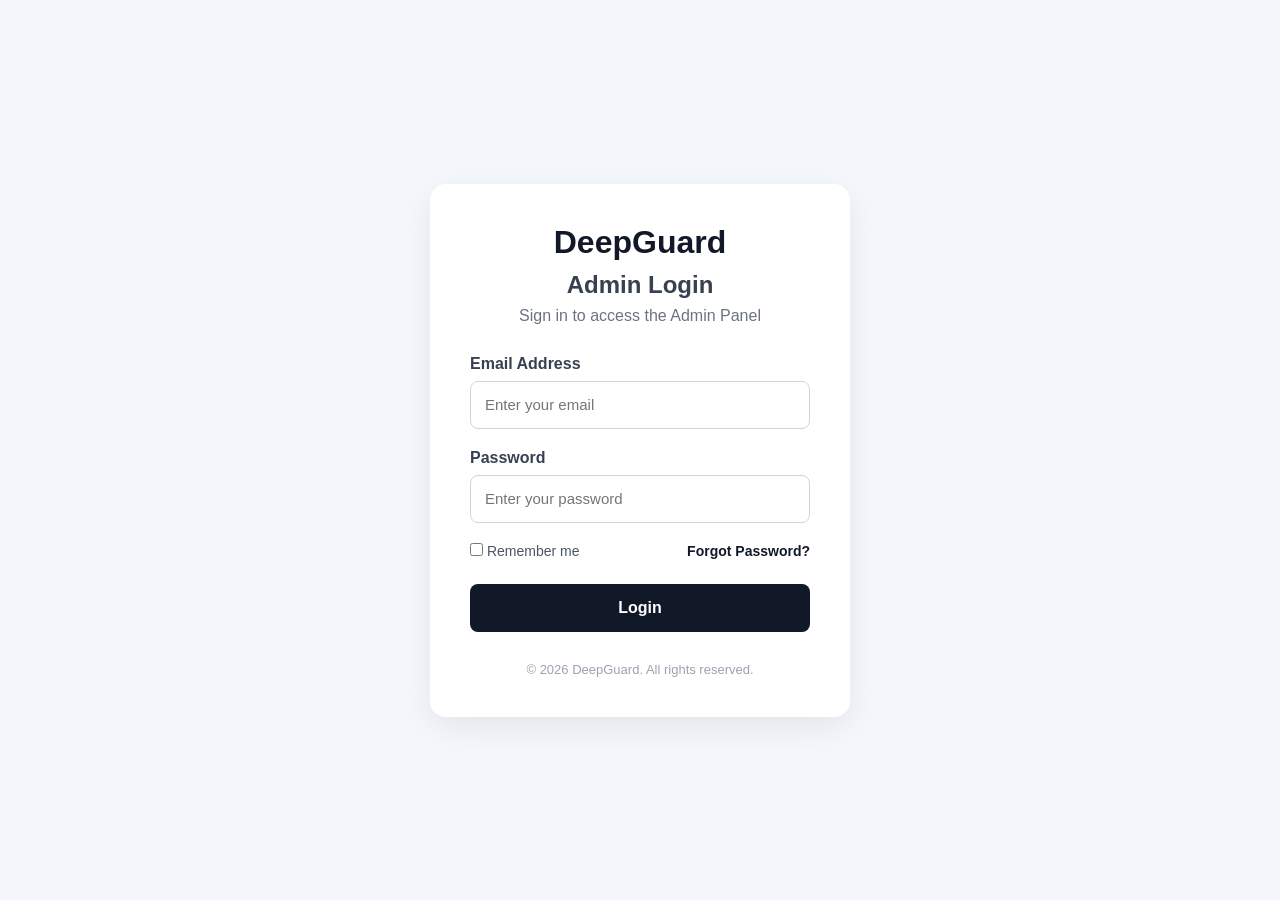
<file: backend/admin/index.html>
<!DOCTYPE html>
<html lang="en">

<head>
    <meta charset="UTF-8">
    <meta name="viewport" content="width=device-width, initial-scale=1.0">

    <title>Admin Login | DeepGuard</title>

    <link rel="stylesheet" href="style.css">
</head>

<body>

    <div class="login-container">

        <div class="login-card">

            <h1>DeepGuard</h1>

            <h2>Admin Login</h2>

            <p class="subtitle">
                Sign in to access the Admin Panel
            </p>

            <form id="loginForm">

                <div class="input-group">
                    <label for="email">Email Address</label>

                    <input
                        type="email"
                        id="email"
                        placeholder="Enter your email"
                        required
                    >
                </div>

                <div class="input-group">
                    <label for="password">Password</label>

                    <input
                        type="password"
                        id="password"
                        placeholder="Enter your password"
                        required
                    >
                </div>

                <div class="login-options">

                    <label>
                        <input type="checkbox" id="remember">
                        Remember me
                    </label>

                    <a href="#">Forgot Password?</a>

                </div>

                <button type="submit">
                    Login
                </button>

            </form>

            <p id="message"></p>

            <div class="footer">
                © 2026 DeepGuard. All rights reserved.
            </div>

        </div>

    </div>

    <script src="script.js"></script>

</body>

</html>
</file>
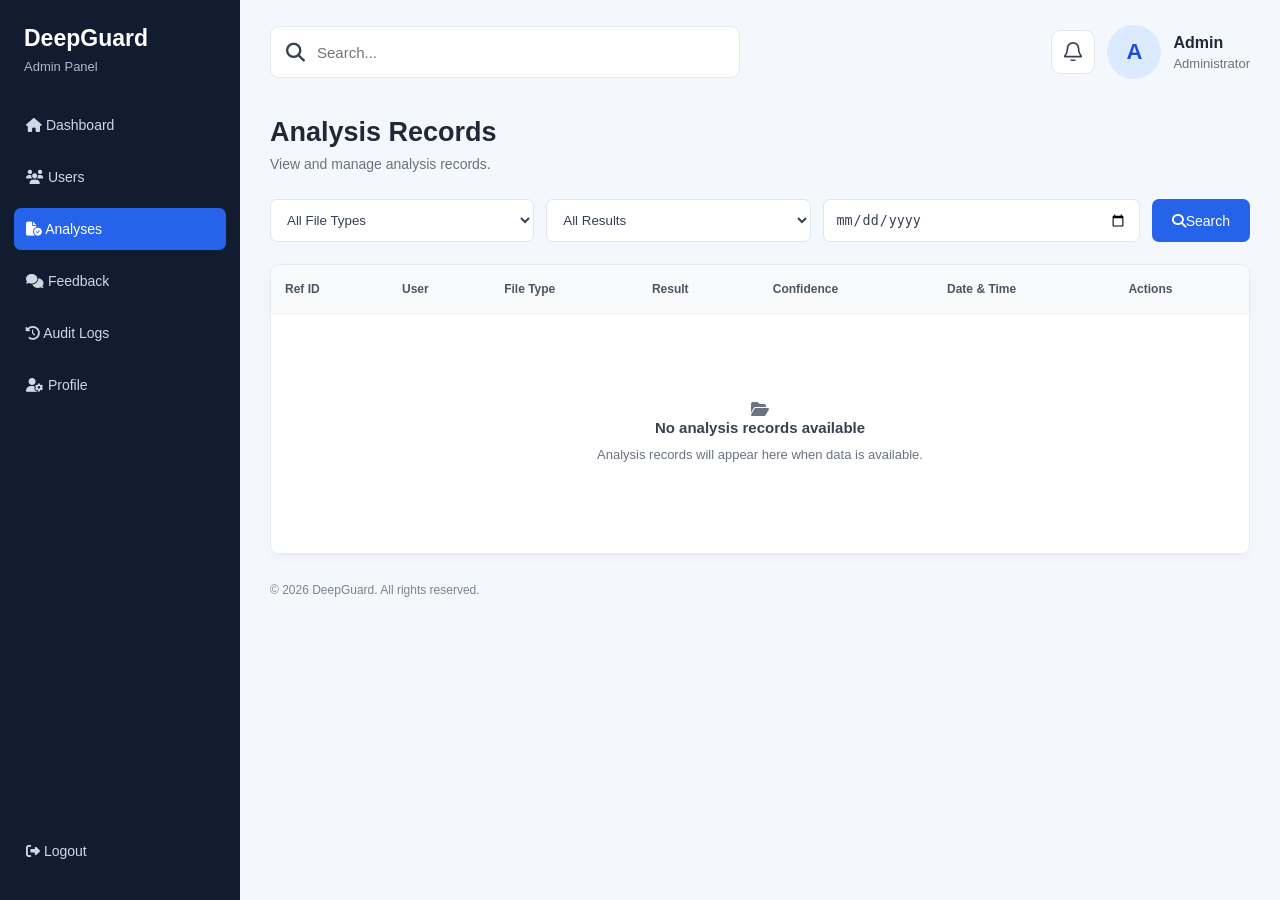
<file: backend/admin/analyses.html>
<!DOCTYPE html>
<html lang="en">
<head>
    <meta charset="UTF-8">
    <meta name="viewport" content="width=device-width, initial-scale=1.0">
    <title>Analysis Records | DeepGuard</title>

    <link rel="stylesheet" href="analyses.css">

    <!-- Font Awesome Icons -->
    <link rel="stylesheet"
          href="https://cdnjs.cloudflare.com/ajax/libs/font-awesome/6.5.2/css/all.min.css">
</head>
<body>

    <aside class="sidebar">
        <div class="logo">
            <h2>DeepGuard</h2>
            <p>Admin Panel</p>
        </div>

        <nav class="sidebar-nav">

            <a href="dashboard.html" class="nav-item">
                <i class="fa-solid fa-house"></i>
                <span>Dashboard</span>
            </a>

            <a href="users.html" class="nav-item">
                <i class="fa-solid fa-users"></i>
                <span>Users</span>
            </a>

            <a href="analyses.html" class="nav-item active">
                <i class="fa-solid fa-file-circle-check"></i>
                <span>Analyses</span>
            </a>

            <a href="feedback.html" class="nav-item">
                <i class="fa-solid fa-comments"></i>
                <span>Feedback</span>
            </a>

            <a href="audit-logs.html" class="nav-item">
                <i class="fa-solid fa-clock-rotate-left"></i>
                <span>Audit Logs</span>
            </a>

            <a href="profile.html" class="nav-item">
                <i class="fa-solid fa-user-gear"></i>
                <span>Profile</span>
            </a>

        </nav>

        <div class="sidebar-bottom">
            <a href="index.html" class="nav-item logout">
                <i class="fa-solid fa-right-from-bracket"></i>
                <span>Logout</span>
            </a>
        </div>
    </aside>

    <main class="main-content">

      <header class="topbar">
    <div class="top-search">
        <i class="fa-solid fa-magnifying-glass"></i>
        <input type="search" placeholder="Search...">
    </div>

    <div class="admin-info">
        <div class="notification">
            <svg xmlns="http://www.w3.org/2000/svg"
                width="22" height="22" viewBox="0 0 24 24"
                fill="none" stroke="#374151" stroke-width="1.8"
                stroke-linecap="round" stroke-linejoin="round">
                <path d="M18 8a6 6 0 0 0-12 0c0 7-3 7-3 9h18c0-2-3-2-3-9"></path>
                <path d="M10 21h4"></path>
            </svg>
        </div>

        <div class="admin-avatar">A</div>

        <div class="admin-details">
            <strong>Admin</strong>
            <small>Administrator</small>
        </div>
    </div>
</header>
        <section class="page-header">
            <h1>Analysis Records</h1>
            <p>View and manage analysis records.</p>
        </section>

        <section class="filter-bar">

            <select aria-label="Filter by file type">
                <option>All File Types</option>
                <option>Image</option>
                <option>Video</option>
                <option>Audio</option>
            </select>

            <select aria-label="Filter by result">
                <option>All Results</option>
                <option>Real</option>
                <option>Fake</option>
            </select>

            <input type="date" aria-label="Select date">

            <button type="button" class="search-btn">
                <i class="fa-solid fa-magnifying-glass"></i>
                Search
            </button>

        </section>

        <section class="records-card">

            <div class="table-wrapper">
                <table>

                    <thead>
                        <tr>
                            <th>Ref ID</th>
                            <th>User</th>
                            <th>File Type</th>
                            <th>Result</th>
                            <th>Confidence</th>
                            <th>Date &amp; Time</th>
                            <th>Actions</th>
                        </tr>
                    </thead>

                    <tbody>
                        <tr>
                            <td colspan="7" class="empty-row">
                                <div class="empty-icon">
                                    <i class="fa-solid fa-folder-open"></i>
                                </div>
                                <strong>No analysis records available</strong>
                                <p>Analysis records will appear here when data is available.</p>
                            </td>
                        </tr>
                    </tbody>

                </table>
            </div>

        </section>

        <footer class="page-footer">
            © 2026 DeepGuard. All rights reserved.
        </footer>

    </main>

</body>
</html>
</file>
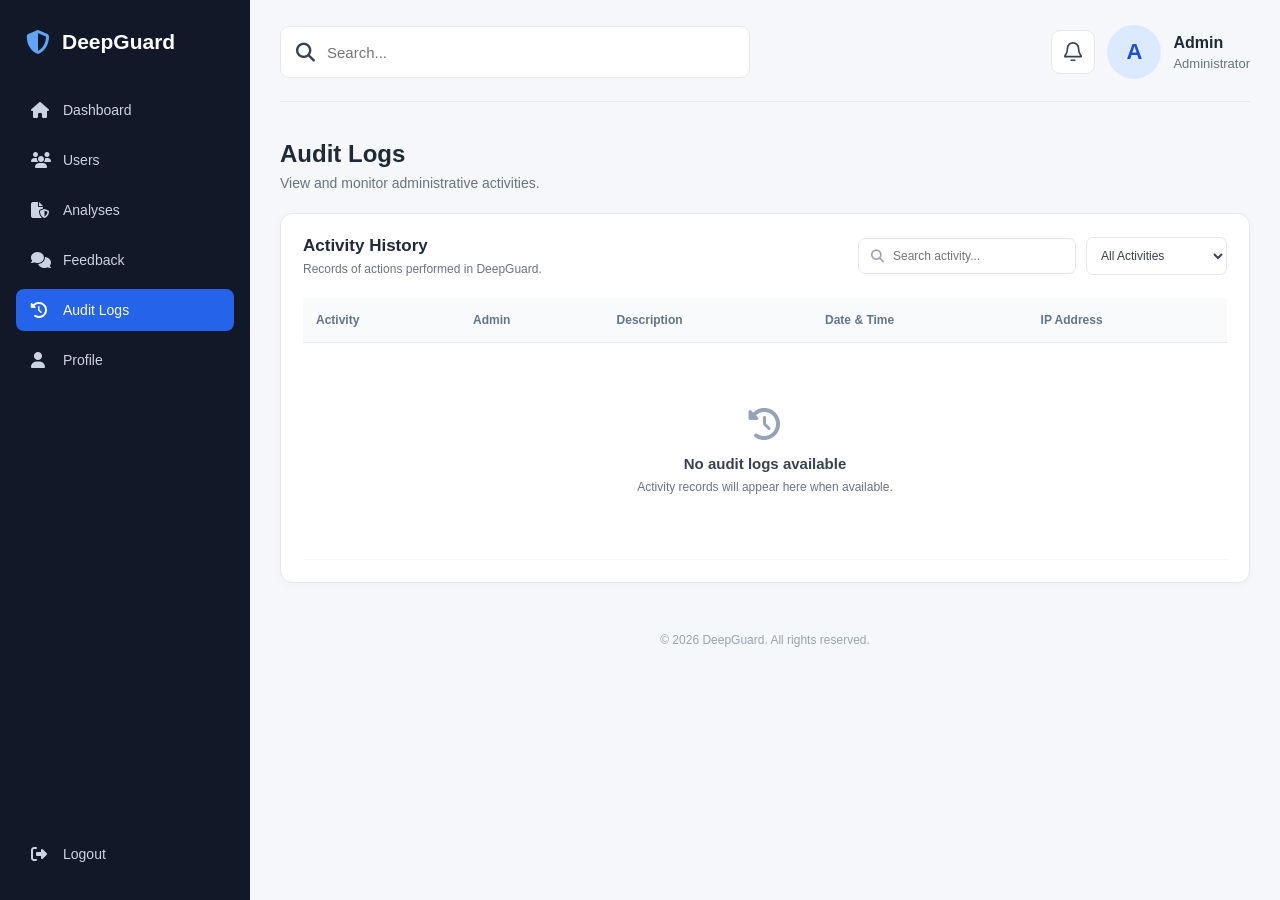
<file: backend/admin/audit-logs.html>
<!DOCTYPE html>
<html lang="en">
<head>
    <meta charset="UTF-8">
    <meta name="viewport" content="width=device-width, initial-scale=1.0">
    <title>Audit Logs | DeepGuard</title>

    <link rel="stylesheet" href="audit-logs.css">
    <link rel="stylesheet"
        href="https://cdnjs.cloudflare.com/ajax/libs/font-awesome/6.5.2/css/all.min.css">
</head>
<body>

    <div class="dashboard-container">

        <!-- Sidebar -->
        <aside class="sidebar">
            <div class="logo">
                <i class="fa-solid fa-shield-halved"></i>
                <h2>DeepGuard</h2>
            </div>

            <nav class="sidebar-nav">
                <a href="dashboard.html" class="nav-item">
                    <i class="fa-solid fa-house"></i>
                    <span>Dashboard</span>
                </a>

                <a href="users.html" class="nav-item">
                    <i class="fa-solid fa-users"></i>
                    <span>Users</span>
                </a>

                <a href="analyses.html" class="nav-item">
                    <i class="fa-solid fa-file-shield"></i>
                    <span>Analyses</span>
                </a>

                <a href="feedback.html" class="nav-item">
                    <i class="fa-solid fa-comments"></i>
                    <span>Feedback</span>
                </a>

                <a href="audit-logs.html" class="nav-item active">
                    <i class="fa-solid fa-clock-rotate-left"></i>
                    <span>Audit Logs</span>
                </a>

                <a href="profile.html" class="nav-item">
                    <i class="fa-solid fa-user"></i>
                    <span>Profile</span>
                </a>
            </nav>

            <a href="login.html" class="logout">
                <i class="fa-solid fa-right-from-bracket"></i>
                <span>Logout</span>
            </a>
        </aside>

        <!-- Main Content -->
        <main class="main-content">

            <!-- TOPBAR -->
<header class="topbar">

    <div class="top-search">
        <i class="fa-solid fa-magnifying-glass"></i>
        <input type="search" placeholder="Search...">
    </div>

    <div class="admin-info">

        <button class="notification" type="button" aria-label="Notifications">
            <svg xmlns="http://www.w3.org/2000/svg"
                width="22" height="22" viewBox="0 0 24 24"
                fill="none" stroke="#374151" stroke-width="1.8"
                stroke-linecap="round" stroke-linejoin="round">
                <path d="M18 8a6 6 0 0 0-12 0c0 7-3 7-3 9h18c0-2-3-2-3-9"></path>
                <path d="M10 21h4"></path>
            </svg>
        </button>

        <div class="admin-avatar">A</div>

        <div class="admin-details">
            <strong>Admin</strong>
            <small>Administrator</small>
        </div>

    </div>
</header>

            <!-- Page Heading -->
            <section class="page-heading">
                <div>
                    <h1>Audit Logs</h1>
                    <p>View and monitor administrative activities.</p>
                </div>
            </section>

            <!-- Audit Logs Section -->
            <section class="logs-card">

                <div class="card-header">
                    <div>
                        <h2>Activity History</h2>
                        <p>Records of actions performed in DeepGuard.</p>
                    </div>

                    <div class="filter-area">
                        <div class="search-box">
                            <i class="fa-solid fa-magnifying-glass"></i>
                            <input type="text"
                                id="searchInput"
                                placeholder="Search activity...">
                        </div>

                        <select id="activityFilter">
                            <option value="all">All Activities</option>
                            <option value="login">Login</option>
                            <option value="logout">Logout</option>
                            <option value="users">User Management</option>
                            <option value="analyses">Analysis Activity</option>
                            <option value="profile">Profile Updates</option>
                        </select>
                    </div>
                </div>

                <div class="table-wrapper">
                    <table>
                        <thead>
                            <tr>
                                <th>Activity</th>
                                <th>Admin</th>
                                <th>Description</th>
                                <th>Date & Time</th>
                                <th>IP Address</th>
                            </tr>
                        </thead>

                        <tbody>
                            <tr>
                                <td colspan="5" class="empty-state">
                                    <i class="fa-solid fa-clock-rotate-left"></i>
                                    <h3>No audit logs available</h3>
                                    <p>Activity records will appear here when available.</p>
                                </td>
                            </tr>
                        </tbody>
                    </table>
                </div>

            </section>

            <footer>
                © 2026 DeepGuard. All rights reserved.
            </footer>

        </main>
    </div>

</body>
</html>
</file>
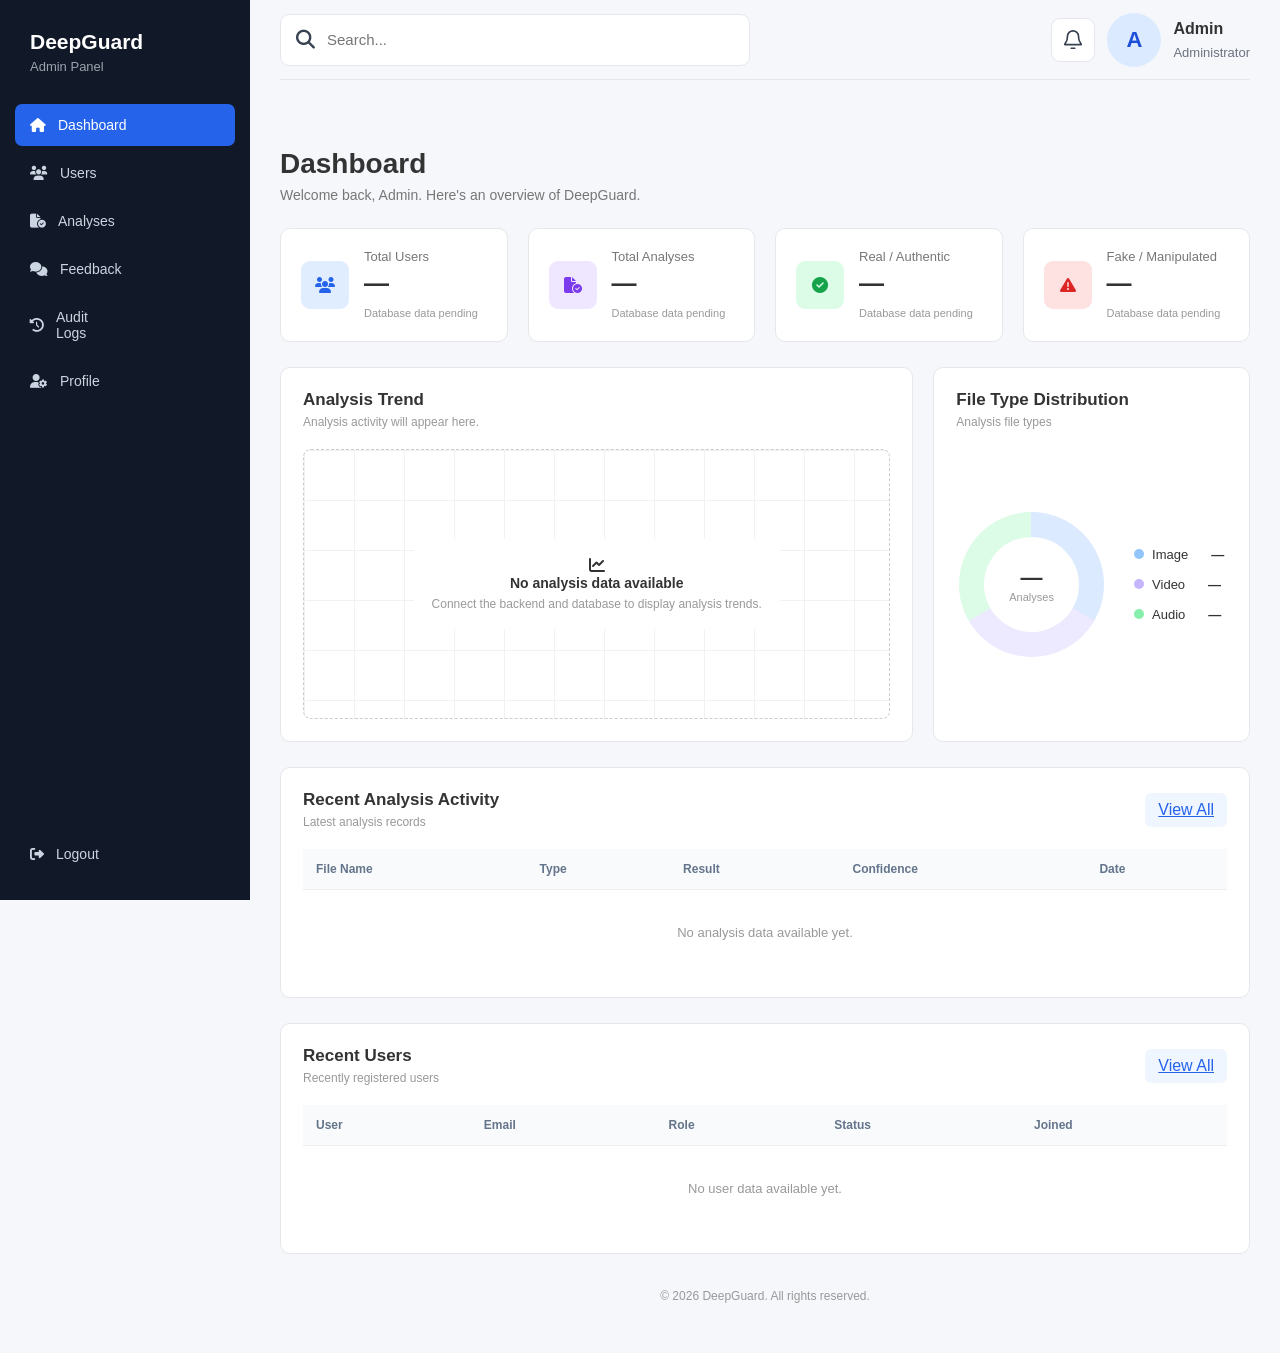
<file: backend/admin/dashboard.html>
<!DOCTYPE html>
<html lang="en">

<head>
    <meta charset="UTF-8">
    <meta name="viewport" content="width=device-width, initial-scale=1.0">

    <title>Dashboard | DeepGuard</title>

    <!-- Dashboard CSS -->
    <link rel="stylesheet" href="dashboard.css">

    <!-- Font Awesome Icons -->
    <link rel="stylesheet" href="https://cdnjs.cloudflare.com/ajax/libs/font-awesome/6.5.2/css/all.min.css">
</head>

<body>

    <!-- SIDEBAR -->
    <aside class="sidebar">

        <div class="logo">
            <h2>DeepGuard</h2>
            <p>Admin Panel</p>
        </div>

        <nav class="sidebar-nav">

            <a href="dashboard.html" class="nav-item active">
                <i class="fa-solid fa-house"></i>
                <span>Dashboard</span>
            </a>

            <a href="users.html" class="nav-item">
                <i class="fa-solid fa-users"></i>
                <span>Users</span>
            </a>

            <a href="analyses.html" class="nav-item">
                <i class="fa-solid fa-file-circle-check"></i>
                <span>Analyses</span>
            </a>

            <a href="feedback.html" class="nav-item">
                <i class="fa-solid fa-comments"></i>
                <span>Feedback</span>
            </a>

            <a href="audit-logs.html" class="nav-item">
                <i class="fa-solid fa-clock-rotate-left"></i>
                <span>Audit Logs</span>
            </a>

            <a href="profile.html" class="nav-item">
                <i class="fa-solid fa-user-gear"></i>
                <span>Profile</span>
            </a>

        </nav>

        <div class="sidebar-bottom">

            <a href="index.html" class="nav-item logout">
                <i class="fa-solid fa-right-from-bracket"></i>
                <span>Logout</span>
            </a>

        </div>

    </aside>


    <!-- MAIN CONTENT -->
    <main class="main-content">

        
<!-- TOP BAR -->
<header class="topbar">

    <div class="top-search">
        <i class="fa-solid fa-magnifying-glass"></i>
        <input type="search" placeholder="Search...">
    </div>

    <div class="admin-info">

        <div class="notification">
            <svg xmlns="http://www.w3.org/2000/svg"
                width="22" height="22"
                viewBox="0 0 24 24"
                fill="none"
                stroke="#374151"
                stroke-width="1.8"
                stroke-linecap="round"
                stroke-linejoin="round">
                <path d="M18 8a6 6 0 0 0-12 0c0 7-3 7-3 9h18c0-2-3-2-3-9"></path>
                <path d="M10 21h4"></path>
            </svg>
        </div>

        <div class="admin-avatar">A</div>

        <div class="admin-details">
            <strong>Admin</strong>
            <small>Administrator</small>
        </div>

    </div>

</header>



        <!-- PAGE HEADER -->
        <section class="page-header">

            <div>

                <h1>Dashboard</h1>

                <p>
                    Welcome back, Admin. Here's an overview of DeepGuard.
                </p>

            </div>

        </section>


        <!-- STAT CARDS -->
        <section class="stats-grid">

            <!-- Total Users -->
            <div class="stat-card">

                <div class="stat-icon users-icon">
                    <i class="fa-solid fa-users"></i>
                </div>

                <div>
                    <p>Total Users</p>
                    <h2>—</h2>
                    <span>Database data pending</span>
                </div>

            </div>


            <!-- Total Analyses -->
            <div class="stat-card">

                <div class="stat-icon analysis-icon">
                    <i class="fa-solid fa-file-circle-check"></i>
                </div>

                <div>
                    <p>Total Analyses</p>
                    <h2>—</h2>
                    <span>Database data pending</span>
                </div>

            </div>


            <!-- Real / Authentic -->
            <div class="stat-card">

                <div class="stat-icon real-icon">
                    <i class="fa-solid fa-circle-check"></i>
                </div>

                <div>
                    <p>Real / Authentic</p>
                    <h2>—</h2>
                    <span>Database data pending</span>
                </div>

            </div>


            <!-- Fake / Manipulated -->
            <div class="stat-card">

                <div class="stat-icon fake-icon">
                    <i class="fa-solid fa-triangle-exclamation"></i>
                </div>

                <div>
                    <p>Fake / Manipulated</p>
                    <h2>—</h2>
                    <span>Database data pending</span>
                </div>

            </div>

        </section>


        <!-- CHART SECTION -->
        <section class="charts-grid">


            <!-- ANALYSIS TREND -->
            <div class="dashboard-card trend-card">

                <div class="card-header">

                    <div>
                        <h2>Analysis Trend</h2>
                        <p>Analysis activity will appear here.</p>
                    </div>

                </div>


                <div class="trend-placeholder">

                    <div class="chart-line">

                        <span></span>
                        <span></span>
                        <span></span>
                        <span></span>
                        <span></span>
                        <span></span>
                        <span></span>

                    </div>

                    <div class="chart-message">

                        <i class="fa-solid fa-chart-line"></i>

                        <strong>No analysis data available</strong>

                        <p>
                            Connect the backend and database to display analysis trends.
                        </p>

                    </div>

                </div>

            </div>


            <!-- FILE TYPE DISTRIBUTION -->
            <div class="dashboard-card">

                <div class="card-header">

                    <div>
                        <h2>File Type Distribution</h2>
                        <p>Analysis file types</p>
                    </div>

                </div>


                <div class="file-type-content">

                    <div class="donut-chart">

                        <div class="donut-inner">
                            <strong>—</strong>
                            <small>Analyses</small>
                        </div>

                    </div>


                    <div class="legend">

                        <div class="legend-item">
                            <span class="legend-dot image-dot"></span>
                            Image
                            <strong>—</strong>
                        </div>

                        <div class="legend-item">
                            <span class="legend-dot video-dot"></span>
                            Video
                            <strong>—</strong>
                        </div>

                        <div class="legend-item">
                            <span class="legend-dot audio-dot"></span>
                            Audio
                            <strong>—</strong>
                        </div>

                    </div>

                </div>

            </div>

        </section>


        <!-- RECENT ANALYSIS -->
        <section class="dashboard-card table-card">

            <div class="card-header">

                <div>
                    <h2>Recent Analysis Activity</h2>
                    <p>Latest analysis records</p>
                </div>

                <a href="analyses.html" class="view-all-btn">
                    View All
                </a>

            </div>


            <div class="table-wrapper">

                <table>

                    <thead>

                        <tr>
                            <th>File Name</th>
                            <th>Type</th>
                            <th>Result</th>
                            <th>Confidence</th>
                            <th>Date</th>
                        </tr>

                    </thead>


                    <tbody>

                        <tr>

                            <td colspan="5" class="empty-row">
                                No analysis data available yet.
                            </td>

                        </tr>

                    </tbody>

                </table>

            </div>

        </section>


        <!-- RECENT USERS -->
        <section class="dashboard-card table-card">

            <div class="card-header">

                <div>
                    <h2>Recent Users</h2>
                    <p>Recently registered users</p>
                </div>

                <a href="users.html" class="view-all-btn">
                    View All
                </a>

            </div>


            <div class="table-wrapper">

                <table>

                    <thead>

                        <tr>
                            <th>User</th>
                            <th>Email</th>
                            <th>Role</th>
                            <th>Status</th>
                            <th>Joined</th>
                        </tr>

                    </thead>


                    <tbody>

                        <tr>

                            <td colspan="5" class="empty-row">
                                No user data available yet.
                            </td>

                        </tr>

                    </tbody>

                </table>

            </div>

        </section>


        <!-- FOOTER -->
        <footer class="dashboard-footer">

            © 2026 DeepGuard. All rights reserved.

        </footer>

    </main>

</body>
</html>
</file>
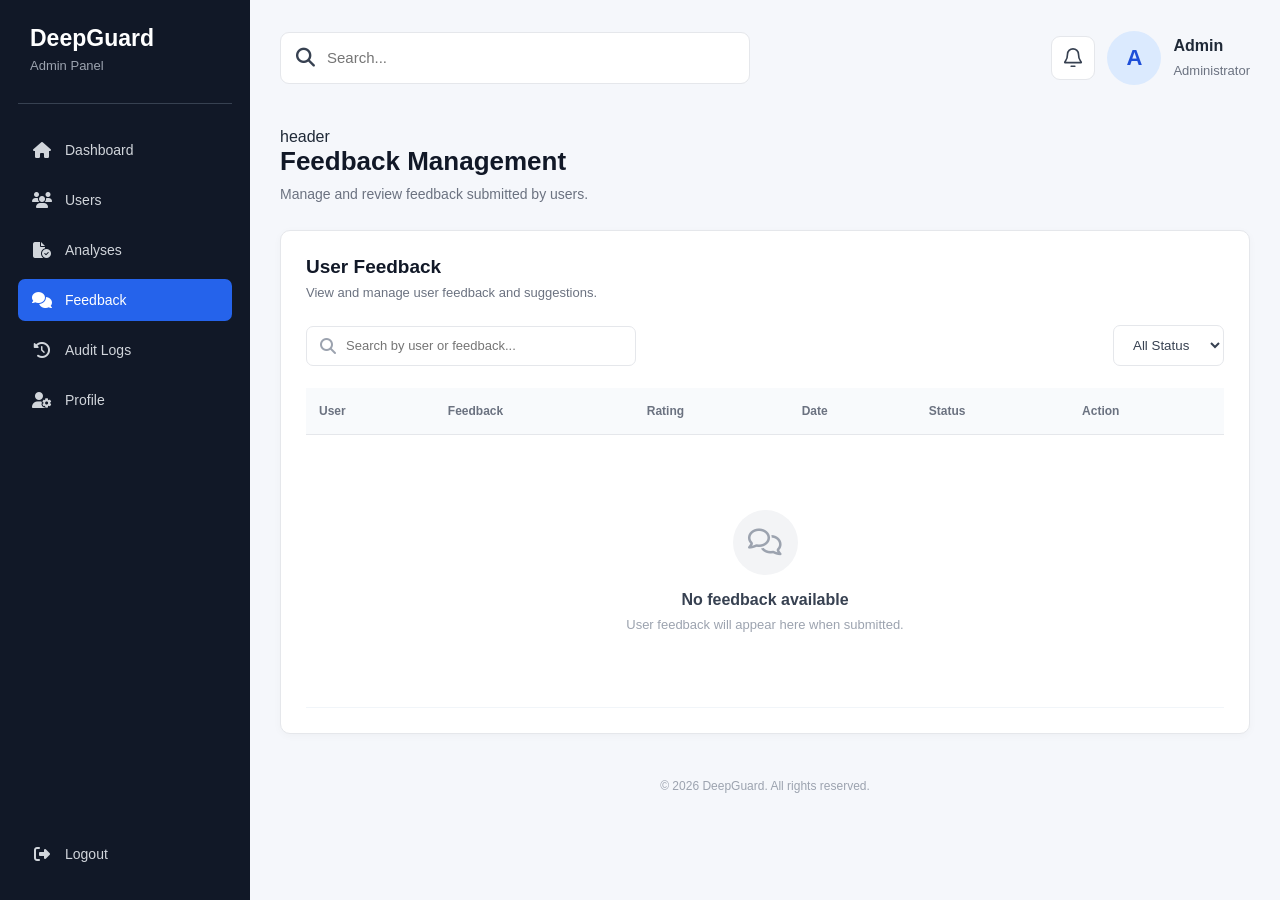
<file: backend/admin/feedback.html>
<!DOCTYPE html>
<html lang="en">

<head>
    <meta charset="UTF-8">
    <meta name="viewport" content="width=device-width, initial-scale=1.0">

    <title>Feedback Management | DeepGuard</title>

    <!-- CSS File -->
    <link rel="stylesheet" href="feedback.css">

    <!-- Font Awesome Icons -->
    <link rel="stylesheet"
    href="https://cdnjs.cloudflare.com/ajax/libs/font-awesome/6.5.2/css/all.min.css">

</head>

<body>

    <!-- SIDEBAR -->
    <aside class="sidebar">

        <div class="logo">
            <h2>DeepGuard</h2>
            <p>Admin Panel</p>
        </div>


        <!-- NAVIGATION -->
        <nav class="sidebar-nav">

            <a href="dashboard.html" class="nav-item">
                <i class="fa-solid fa-house"></i>
                <span>Dashboard</span>
            </a>

            <a href="users.html" class="nav-item">
                <i class="fa-solid fa-users"></i>
                <span>Users</span>
            </a>

            <a href="analyses.html" class="nav-item">
                <i class="fa-solid fa-file-circle-check"></i>
                <span>Analyses</span>
            </a>

            <a href="feedback.html" class="nav-item active">
                <i class="fa-solid fa-comments"></i>
                <span>Feedback</span>
            </a>

            <a href="audit-logs.html" class="nav-item">
                <i class="fa-solid fa-clock-rotate-left"></i>
                <span>Audit Logs</span>
            </a>

            <a href="profile.html" class="nav-item">
                <i class="fa-solid fa-user-gear"></i>
                <span>Profile</span>
            </a>

        </nav>


        <!-- LOGOUT -->
        <div class="sidebar-bottom">

            <a href="index.html" class="nav-item logout">
                <i class="fa-solid fa-right-from-bracket"></i>
                <span>Logout</span>
            </a>

        </div>

    </aside>



    <!-- MAIN CONTENT -->
    <main class="main-content">


        <!-- TOPBAR -->
<header class="topbar">

    <div class="top-search">
        <i class="fa-solid fa-magnifying-glass"></i>
        <input type="search" placeholder="Search...">
    </div>

    <div class="admin-info">

        <button class="notification" type="button" aria-label="Notifications">
            <svg xmlns="http://www.w3.org/2000/svg"
                width="22" height="22" viewBox="0 0 24 24"
                fill="none" stroke="#374151" stroke-width="1.8"
                stroke-linecap="round" stroke-linejoin="round">
                <path d="M18 8a6 6 0 0 0-12 0c0 7-3 7-3 9h18c0-2-3-2-3-9"></path>
                <path d="M10 21h4"></path>
            </svg>
        </button>

        <div class="admin-avatar">A</div>

        <div class="admin-details">
            <strong>Admin</strong>
            <small>Administrator</small>
        </div>

    </div>
</header>

        <!-- PAGE HEADER -->
        <section class="page-header">

            <div>header

                <h1>Feedback Management</h1>

                <p>
                    Manage and review feedback submitted by users.
                </p>

            </div>

        </section>



        <!-- FEEDBACK MANAGEMENT -->
        <section class="feedback-container">


            <!-- SECTION HEADER -->
            <div class="section-header">

                <div>

                    <h2>User Feedback</h2>

                    <p>
                        View and manage user feedback and suggestions.
                    </p>

                </div>

            </div>



            <!-- SEARCH AND FILTER -->
            <div class="filter-section">


                <!-- FEEDBACK SEARCH -->
                <div class="filter-search">

                    <i class="fa-solid fa-magnifying-glass"></i>

                    <input
                        type="text"
                        id="feedbackSearch"
                        placeholder="Search by user or feedback..."
                    >

                </div>



                <!-- STATUS FILTER -->
                <div class="filter-dropdown">

                    <select id="statusFilter">

                        <option value="all">All Status</option>

                        <option value="pending">Pending</option>

                        <option value="reviewed">Reviewed</option>

                        <option value="resolved">Resolved</option>

                    </select>

                </div>

            </div>



            <!-- FEEDBACK TABLE -->
            <div class="table-wrapper">

                <table>

                    <thead>

                        <tr>

                            <th>User</th>

                            <th>Feedback</th>

                            <th>Rating</th>

                            <th>Date</th>

                            <th>Status</th>

                            <th>Action</th>

                        </tr>

                    </thead>



                    <tbody id="feedbackTable">


                        <!-- EMPTY FEEDBACK MESSAGE -->
                        <tr>

                            <td colspan="6" class="empty-row">

                                <div class="empty-content">

                                    <div class="empty-icon">

                                        <i class="fa-regular fa-comments"></i>

                                    </div>


                                    <h3>No feedback available</h3>

                                    <p>
                                        User feedback will appear here when submitted.
                                    </p>

                                </div>

                            </td>

                        </tr>


                    </tbody>

                </table>

            </div>


        </section>



        <!-- FOOTER -->
        <footer class="page-footer">

            © 2026 DeepGuard. All rights reserved.

        </footer>


    </main>


</body>

</html>
</file>
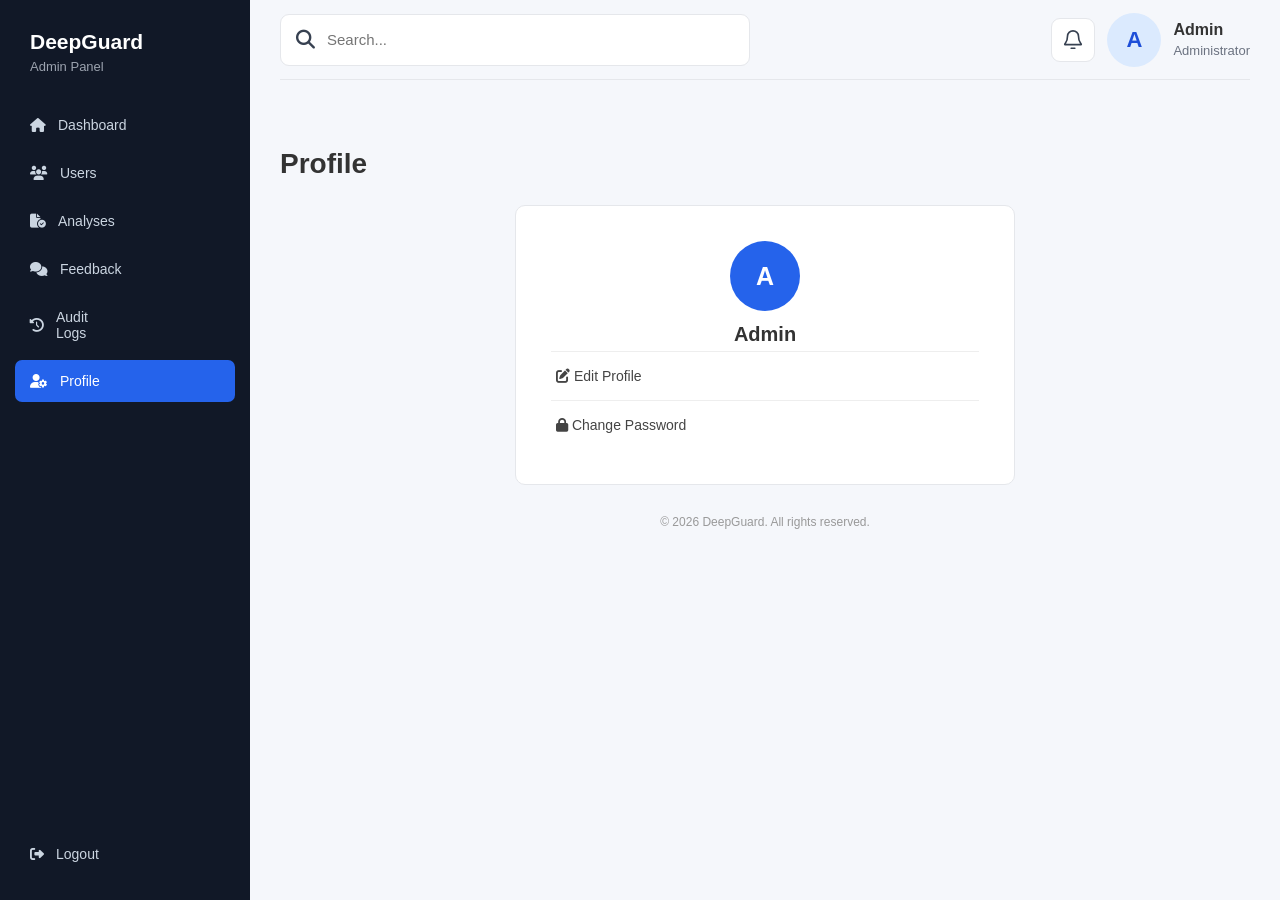
<file: backend/admin/profile.html>
<!DOCTYPE html>
<html lang="en">

<head>
    <meta charset="UTF-8">
    <meta name="viewport" content="width=device-width, initial-scale=1.0">

    <title>Admin Profile | DeepGuard</title>

    <link rel="stylesheet" href="profile.css">

    <!-- Font Awesome Icons -->
    <link rel="stylesheet"
          href="https://cdnjs.cloudflare.com/ajax/libs/font-awesome/6.5.2/css/all.min.css">
</head>

<body>

    <!-- Sidebar -->

    <aside class="sidebar">

        <div class="logo">
            <h2>DeepGuard</h2>
            <p>Admin Panel</p>
        </div>

        <nav class="sidebar-nav">

            <a href="dashboard.html" class="nav-item">
                <i class="fa-solid fa-house"></i>
                <span>Dashboard</span>
            </a>

            <a href="users.html" class="nav-item">
                <i class="fa-solid fa-users"></i>
                <span>Users</span>
            </a>

            <a href="analyses.html" class="nav-item">
                <i class="fa-solid fa-file-circle-check"></i>
                <span>Analyses</span>
            </a>

            <a href="feedback.html" class="nav-item">
                <i class="fa-solid fa-comments"></i>
                <span>Feedback</span>
            </a>

            <a href="audit-logs.html" class="nav-item">
                <i class="fa-solid fa-clock-rotate-left"></i>
                <span>Audit Logs</span>
            </a>

            <a href="profile.html" class="nav-item active">
                <i class="fa-solid fa-user-gear"></i>
                <span>Profile</span>
            </a>

        </nav>

        <div class="sidebar-bottom">
            <a href="index.html" class="nav-item logout">
                <i class="fa-solid fa-right-from-bracket"></i>
                <span>Logout</span>
            </a>
        </div>

    </aside>


    <!-- Main Content -->

    <main class="main-content">

        <!-- TOPBAR -->
<header class="topbar">

    <div class="top-search">
        <i class="fa-solid fa-magnifying-glass"></i>
        <input type="search" placeholder="Search...">
    </div>

    <div class="admin-info">

        <button class="notification" type="button" aria-label="Notifications">
            <svg xmlns="http://www.w3.org/2000/svg"
                width="22" height="22" viewBox="0 0 24 24"
                fill="none" stroke="#374151" stroke-width="1.8"
                stroke-linecap="round" stroke-linejoin="round">
                <path d="M18 8a6 6 0 0 0-12 0c0 7-3 7-3 9h18c0-2-3-2-3-9"></path>
                <path d="M10 21h4"></path>
            </svg>
        </button>

        <div class="admin-avatar">A</div>

        <div class="admin-details">
            <strong>Admin</strong>
            <small>Administrator</small>
        </div>

    </div>
</header>


        <!-- Profile Section -->

        <section class="profile-section">

            <h1>Profile</h1>

            <div class="profile-card">

                <div class="profile-image">
                    A
                </div>

                <h2>Admin</h2>

                <div class="profile-options">

                    <button type="button" onclick="editProfile()">
                        <i class="fa-solid fa-pen-to-square"></i>
                        <span>Edit Profile</span>
                    </button>

                    <button type="button" onclick="changePassword()">
                        <i class="fa-solid fa-lock"></i>
                        <span>Change Password</span>
                    </button>

                </div>

            </div>

        </section>


        <!-- Footer -->

        <footer class="page-footer">
            © 2026 DeepGuard. All rights reserved.
        </footer>

    </main>


    <script src="profile.js"></script>

</body>
</html>
</file>
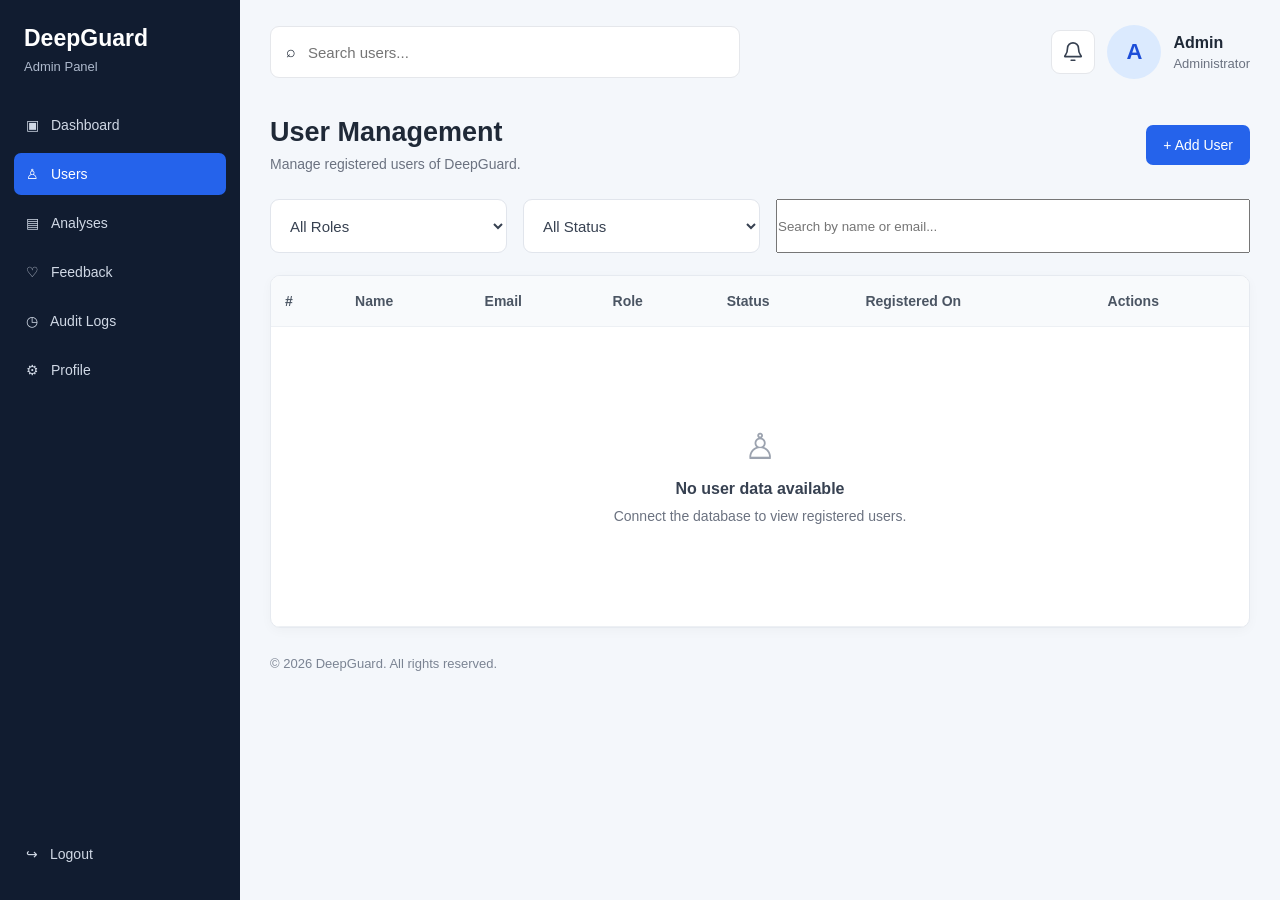
<file: backend/admin/users copy.html>
<!DOCTYPE html>
<html lang="en">
<head>
    <meta charset="UTF-8">
    <meta name="viewport" content="width=device-width, initial-scale=1.0">
    <title>User Management | DeepGuard</title>
    <link rel="stylesheet" href="./users.css">
</head>
<body>

    <aside class="sidebar">
        <div class="logo">
            <h2>DeepGuard</h2>
            <p>Admin Panel</p>
        </div>

        <nav class="sidebar-nav">
            <a href="dashboard.html" class="nav-item">
                <span>▣</span> Dashboard
            </a>
            <a href="users.html" class="nav-item active">
                <span>♙</span> Users
            </a>
            <a href="analyses.html" class="nav-item">
                <span>▤</span> Analyses
            </a>
            <a href="#" class="nav-item">
                <span>♡</span> Feedback
            </a>
            <a href="#" class="nav-item">
                <span>◷</span> Audit Logs
            </a>
            <a href="profile.html" class="nav-item">
                <span>⚙</span> Profile
            </a>
        </nav>

        <div class="sidebar-bottom">
            <a href="index.html" class="nav-item logout">
                <span>↪</span> Logout
            </a>
        </div>
    </aside>

    <main class="main-content">
        <header class="topbar">
            <div class="top-search">
                <span>⌕</span>
                <input type="search" placeholder="Search users..."
                       aria-label="Search users">
            </div>

            <div class="admin-info">
       
                <div class="notification">
    <svg xmlns="http://www.w3.org/2000/svg" width="22" height="22" viewBox="0 0 24 24" fill="none" stroke="#374151" stroke-width="1.8" stroke-linecap="round" stroke-linejoin="round">
        <path d="M18 8a6 6 0 0 0-12 0c0 7-3 7-3 9h18c0-2-3-2-3-9"></path>
        <path d="M10 21h4"></path>
    </svg>
            </div>

                <div class="admin-avatar">A</div>
                <div class="admin-details">
                    <strong>Admin</strong>
                    <small>Administrator</small>
                </div>
            </div>
        </header>

        <section class="page-header">
            <div>
                <h1>User Management</h1>
                <p>Manage registered users of DeepGuard.</p>
            </div>
            <button class="add-user-btn" type="button"
                    title="Available after backend connection">
                + Add User
            </button>
        </section>

        <section class="filters">
            <select aria-label="Filter by role">
                <option value="">All Roles</option>
                <option value="User">User</option>
                <option value="Admin">Admin</option>
            </select>

            <select aria-label="Filter by status">
                <option value="">All Status</option>
                <option value="Active">Active</option>
                <option value="Inactive">Inactive</option>
            </select>

            <input type="search" placeholder="Search by name or email..."
                   aria-label="Search by name or email">
        </section>

        <section class="users-card">
            <div class="table-wrapper">
                <table>
                    <thead>
                        <tr>
                            <th>#</th>
                            <th>Name</th>
                            <th>Email</th>
                            <th>Role</th>
                            <th>Status</th>
                            <th>Registered On</th>
                            <th>Actions</th>
                        </tr>
                    </thead>
                    <tbody>
                        <tr>
                            <td colspan="7" class="empty-row">
                                <div class="empty-icon">♙</div>
                                <strong>No user data available</strong>
                                <p>Connect the database to view registered users.</p>
                            </td>
                        </tr>
                    </tbody>
                </table>
            </div>
        </section>

        <footer class="page-footer">
            © 2026 DeepGuard. All rights reserved.
        </footer>
    </main>

</body>
</html>
</file>
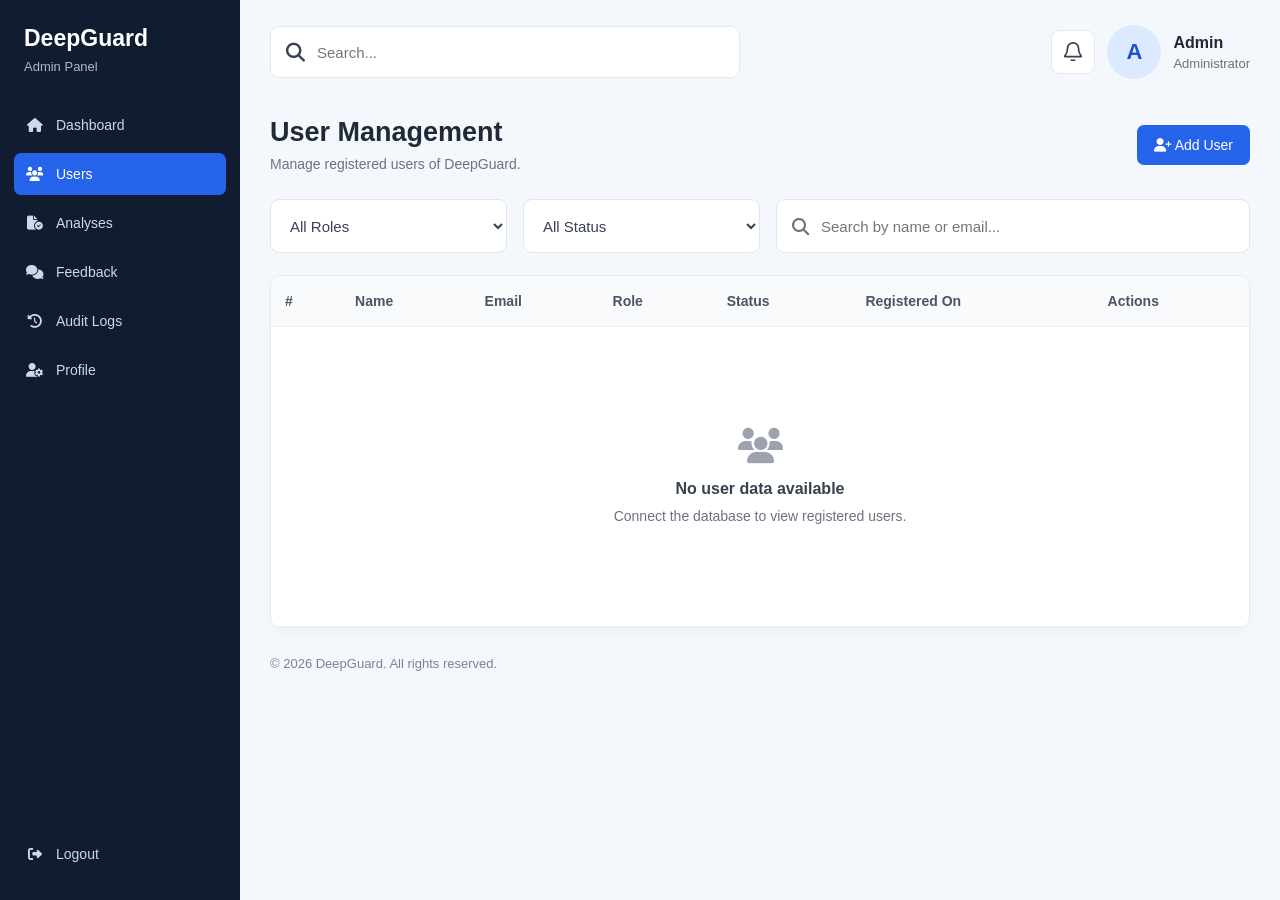
<file: backend/admin/users.html>
<!DOCTYPE html>
<html lang="en">

<head>
    <meta charset="UTF-8">
    <meta name="viewport" content="width=device-width, initial-scale=1.0">

    <title>User Management | DeepGuard</title>

    <!-- CSS -->
    <link rel="stylesheet" href="./users.css">

    <!-- Font Awesome Icons -->
    <link rel="stylesheet" href="https://cdnjs.cloudflare.com/ajax/libs/font-awesome/6.5.2/css/all.min.css">
</head>

<body>

    <!-- SIDEBAR -->
    <aside class="sidebar">

        <div class="logo">
            <h2>DeepGuard</h2>
            <p>Admin Panel</p>
        </div>

        <nav class="sidebar-nav">

            <a href="dashboard.html" class="nav-item">
                <i class="fa-solid fa-house"></i>
                <span>Dashboard</span>
            </a>

            <a href="users.html" class="nav-item active">
                <i class="fa-solid fa-users"></i>
                <span>Users</span>
            </a>

            <a href="analyses.html" class="nav-item">
                <i class="fa-solid fa-file-circle-check"></i>
                <span>Analyses</span>
            </a>

            <a href="feedback.html" class="nav-item">
                <i class="fa-solid fa-comments"></i>
                <span>Feedback</span>
            </a>

            <a href="audit-logs.html" class="nav-item">
                <i class="fa-solid fa-clock-rotate-left"></i>
                <span>Audit Logs</span>
            </a>

            <a href="profile.html" class="nav-item">
                <i class="fa-solid fa-user-gear"></i>
                <span>Profile</span>
            </a>

        </nav>

        <!-- SIDEBAR BOTTOM -->
        <div class="sidebar-bottom">

            <a href="index.html" class="nav-item logout">
                <i class="fa-solid fa-right-from-bracket"></i>
                <span>Logout</span>
            </a>

        </div>

    </aside>


    <!-- MAIN CONTENT -->
    <main class="main-content">

       <header class="topbar">
    <div class="top-search">
        <i class="fa-solid fa-magnifying-glass"></i>
        <input type="search" placeholder="Search...">
    </div>

    <div class="admin-info">
        <div class="notification">
            <svg xmlns="http://www.w3.org/2000/svg"
                width="22" height="22" viewBox="0 0 24 24"
                fill="none" stroke="#374151" stroke-width="1.8"
                stroke-linecap="round" stroke-linejoin="round">
                <path d="M18 8a6 6 0 0 0-12 0c0 7-3 7-3 9h18c0-2-3-2-3-9"></path>
                <path d="M10 21h4"></path>
            </svg>
        </div>

        <div class="admin-avatar">A</div>

        <div class="admin-details">
            <strong>Admin</strong>
            <small>Administrator</small>
        </div>
    </div>
</header>
        <!-- PAGE HEADER -->
        <section class="page-header">

            <div>
                <h1>User Management</h1>
                <p>Manage registered users of DeepGuard.</p>
            </div>

            <button class="add-user-btn"
                type="button"
                title="Available after backend connection">

                <i class="fa-solid fa-user-plus"></i>
                Add User

            </button>

        </section>


        <!-- FILTERS -->
        <section class="filters">

            <select aria-label="Filter by role">
                <option value="">All Roles</option>
                <option value="User">User</option>
                <option value="Admin">Admin</option>
            </select>

            <select aria-label="Filter by status">
                <option value="">All Status</option>
                <option value="Active">Active</option>
                <option value="Inactive">Inactive</option>
            </select>

            <div class="filter-search">

                <i class="fa-solid fa-magnifying-glass"></i>

                <input
                    type="search"
                    placeholder="Search by name or email..."
                    aria-label="Search by name or email"
                >

            </div>

        </section>


        <!-- USERS TABLE -->
        <section class="users-card">

            <div class="table-wrapper">

                <table>

                    <thead>
                        <tr>
                            <th>#</th>
                            <th>Name</th>
                            <th>Email</th>
                            <th>Role</th>
                            <th>Status</th>
                            <th>Registered On</th>
                            <th>Actions</th>
                        </tr>
                    </thead>

                    <tbody>

                        <tr>

                            <td colspan="7" class="empty-row">

                                <div class="empty-icon">
                                    <i class="fa-solid fa-users"></i>
                                </div>

                                <strong>No user data available</strong>

                                <p>
                                    Connect the database to view registered users.
                                </p>

                            </td>

                        </tr>

                    </tbody>

                </table>

            </div>

        </section>


        <!-- FOOTER -->
        <footer class="page-footer">
            © 2026 DeepGuard. All rights reserved.
        </footer>

    </main>

</body>
</html>
</file>
<file: backend/admin/style.css>
* {
    margin: 0;
    padding: 0;
    box-sizing: border-box;
}

body {
    font-family: Arial, sans-serif;
    background: #f4f7fb;
}

.login-container {
    min-height: 100vh;
    display: flex;
    align-items: center;
    justify-content: center;
    padding: 20px;
}

.login-card {
    width: 420px;
    background: white;
    padding: 40px;
    border-radius: 16px;
    box-shadow: 0 10px 35px rgba(0, 0, 0, 0.08);
}

.login-card h1 {
    text-align: center;
    font-size: 32px;
    color: #111827;
    margin-bottom: 10px;
}

.login-card h2 {
    text-align: center;
    font-size: 24px;
    color: #374151;
    margin-bottom: 8px;
}

.subtitle {
    text-align: center;
    color: #6b7280;
    margin-bottom: 30px;
}

.input-group {
    margin-bottom: 20px;
}

.input-group label {
    display: block;
    margin-bottom: 8px;
    font-weight: 600;
    color: #374151;
}

.input-group input[type="email"],
.input-group input[type="password"] {
    width: 100%;
    height: 48px;
    padding: 0 14px;
    border: 1px solid #d1d5db;
    border-radius: 8px;
    font-size: 15px;
    outline: none;
}

.input-group input:focus {
    border-color: #111827;
}

.login-options {
    display: flex;
    justify-content: space-between;
    align-items: center;
    margin-bottom: 25px;
    font-size: 14px;
}

.login-options a {
    color: #111827;
    text-decoration: none;
    font-weight: 600;
}

.login-options a:hover {
    text-decoration: underline;
}

.login-options label {
    color: #4b5563;
}

button {
    width: 100%;
    height: 48px;
    border: none;
    border-radius: 8px;
    background: #111827;
    color: white;
    font-size: 16px;
    font-weight: 600;
    cursor: pointer;
}

button:hover {
    background: #1f2937;
}

#message {
    text-align: center;
    margin-top: 15px;
    font-size: 14px;
}

.footer {
    text-align: center;
    margin-top: 30px;
    color: #9ca3af;
    font-size: 13px;
}


/* Mobile Responsive */

@media (max-width: 500px) {

    .login-card {
        width: 100%;
        padding: 30px 25px;
    }

    .login-card h1 {
        font-size: 28px;
    }

    .login-card h2 {
        font-size: 21px;
    }
}
</file>
<file: backend/admin/analyses.css>
* {
    margin: 0;
    padding: 0;
    box-sizing: border-box;
}

body {
    font-family: Arial, sans-serif;
    background: #f4f7fb;
    color: #1f2937;
    min-height: 100vh;
}

/* Sidebar */
.sidebar {
    width: 240px;
    height: 100vh;
    position: fixed;
    top: 0;
    left: 0;
    background: #111c30;
    color: white;
    padding: 25px 14px;
    display: flex;
    flex-direction: column;
}

.logo {
    padding: 0 10px 30px;
}

.logo h2 {
    font-size: 23px;
    color: #ffffff;
}

.logo p {
    font-size: 13px;
    color: #aeb9cc;
    margin-top: 7px;
}

.sidebar-nav {
    display: flex;
    flex-direction: column;
    gap: 7px;
}

.nav-item {
    display: block;
    padding: 13px 12px;
    border-radius: 7px;
    color: #d0d8e5;
    text-decoration: none;
    font-size: 14px;
    margin-bottom: 3px;
}

.nav-item:hover {
    background: #22334f;
    color: white;
}

.nav-item.active {
    background: #2563eb;
    color: white;
}

.sidebar-bottom {
    margin-top: auto;
}

/* Main content */
.main-content {
    margin-left: 240px;
    padding: 25px 30px;
    min-height: 100vh;
}

/* Top bar */
.topbar {
    display: flex;
    justify-content: space-between;
    align-items: center;
    gap: 20px;
    margin-bottom: 38px;
}

.topbar > input {
    width: 320px;
    padding: 12px 14px;
    border: 1px solid #e5e7eb;
    border-radius: 8px;
    background: white;
    outline: none;
}

.topbar > input:focus {
    border-color: #2563eb;
}

.admin-info {
    display: flex;
    align-items: center;
    gap: 11px;
}

.notification {
    width: 40px;
    height: 40px;
    border: 1px solid #e5e7eb;
    background: #ffffff;
    border-radius: 8px;
    display: flex;
    align-items: center;
    justify-content: center;
    color: #374151;
    cursor: pointer;
}

.notification:hover {
    background: #f3f4f6;
}

.admin-avatar {
    width: 38px;
    height: 38px;
    border-radius: 50%;
    background: #dbeafe;
    color: #1d4ed8;
    display: flex;
    justify-content: center;
    align-items: center;
    font-weight: bold;
}

.admin-info strong {
    display: block;
    font-size: 14px;
}

.admin-info small {
    display: block;
    color: #6b7280;
    font-size: 12px;
    margin-top: 4px;
}

/* Page heading */
.page-header {
    margin-bottom: 27px;
}

.page-header h1 {
    font-size: 27px;
    margin-bottom: 8px;
}

.page-header p {
    color: #6b7280;
    font-size: 14px;
}

/* Filters */
.filter-bar {
    display: grid;
    grid-template-columns: 1fr 1fr 1.2fr auto;
    gap: 12px;
    margin-bottom: 22px;
}

.filter-bar select,
.filter-bar input {
    width: 100%;
    min-width: 0;
    padding: 12px;
    border: 1px solid #e1e5ec;
    border-radius: 7px;
    background: white;
    color: #374151;
    outline: none;
}

.filter-bar select:focus,
.filter-bar input:focus {
    border-color: #2563eb;
}

.search-btn {
    display: flex;
    align-items: center;
    justify-content: center;
    padding: 12px 20px;
    background: #2563eb;
    color: white;
    border: none;
    border-radius: 7px;
    font-size: 14px;
    cursor: pointer;
}

.search-btn:hover {
    background: #1d4ed8;
}

/* Records table */
.records-card {
    background: white;
    border: 1px solid #e6eaf0;
    border-radius: 10px;
    overflow: hidden;
    box-shadow: 0 3px 12px rgba(15, 23, 42, 0.03);
}

.table-wrapper {
    width: 100%;
    overflow-x: auto;
}

table {
    width: 100%;
    min-width: 850px;
    border-collapse: collapse;
}

thead {
    background: #f8fafc;
}

th {
    color: #4b5563;
    font-size: 12px;
    font-weight: 600;
    text-align: left;
    white-space: nowrap;
}

th,
td {
    padding: 17px 14px;
    border-bottom: 1px solid #edf0f4;
}

.empty-row {
    height: 240px;
    text-align: center;
    color: #6b7280;
}

.empty-row strong {
    display: block;
    color: #374151;
    font-size: 15px;
    margin-bottom: 9px;
}

.empty-row p {
    font-size: 13px;
    line-height: 1.6;
}

/* Footer */
.page-footer {
    margin-top: 28px;
    padding-bottom: 10px;
    color: #7b8493;
    font-size: 12px;
}

/* Responsive design */
@media (max-width: 1000px) {
    .sidebar {
        width: 200px;
    }

    .main-content {
        margin-left: 200px;
        padding: 22px 18px;
    }

    .filter-bar {
        grid-template-columns: 1fr 1fr;
    }
}

@media (max-width: 600px) {
    .sidebar {
        width: 145px;
        padding: 18px 8px;
    }

    .logo {
        padding: 0 5px 22px;
    }

    .logo h2 {
        font-size: 18px;
    }

    .logo p {
        font-size: 11px;
    }

    .nav-item {
        padding: 12px 7px;
        font-size: 12px;
    }

    .main-content {
        margin-left: 145px;
        padding: 18px 12px;
    }

    .topbar {
        align-items: flex-start;
        flex-direction: column;
        margin-bottom: 28px;
    }

    .topbar > input {
        width: 100%;
    }

    .page-header h1 {
        font-size: 22px;
    }

    .filter-bar {
        grid-template-columns: 1fr;
    }
}
/* COMMON ADMIN HEADER */

.topbar {
    display: flex;
    justify-content: space-between;
    align-items: center;
    gap: 20px;
    min-height: 54px;
    margin-bottom: 38px;
}

.top-search {
    width: 470px;
    height: 52px;
    display: flex;
    align-items: center;
    gap: 12px;
    padding: 0 15px;
    background: #fff;
    border: 1px solid #e5e7eb;
    border-radius: 9px;
}

.top-search i {
    font-size: 19px;
    color: #374151;
}

.top-search input {
    width: 100%;
    border: none;
    outline: none;
    background: transparent;
    font-size: 15px;
}

.admin-info {
    display: flex;
    align-items: center;
    gap: 12px;
}

.notification {
    width: 44px;
    height: 44px;
    display: flex;
    align-items: center;
    justify-content: center;
    background: #fff;
    border: 1px solid #e5e7eb;
    border-radius: 9px;
}

.admin-avatar {
    width: 54px;
    height: 54px;
    flex-shrink: 0;
    display: flex;
    align-items: center;
    justify-content: center;
    border-radius: 50%;
    background: #dbeafe;
    color: #1d4ed8;
    font-size: 22px;
    font-weight: bold;
}

.admin-details strong {
    display: block;
    font-size: 16px;
}

.admin-details small {
    display: block;
    margin-top: 4px;
    color: #6b7280;
    font-size: 13px;
}
</file>
<file: backend/admin/audit-logs.css>
* {
    margin: 0;
    padding: 0;
    box-sizing: border-box;
    font-family: Arial, sans-serif;
}

body {
    background: #f5f7fb;
    color: #1f2937;
}

.dashboard-container {
    display: flex;
    min-height: 100vh;
}

/* Sidebar */
.sidebar {
    width: 250px;
    background: #111827;
    color: #fff;
    padding: 25px 16px;
    display: flex;
    flex-direction: column;
    flex-shrink: 0;
}

.logo {
    display: flex;
    align-items: center;
    gap: 12px;
    padding: 5px 10px 35px;
}

.logo i {
    color: #60a5fa;
    font-size: 24px;
}

.logo h2 {
    font-size: 21px;
    font-weight: 600;
}

.sidebar-nav {
    display: flex;
    flex-direction: column;
    gap: 8px;
}

.nav-item,
.logout {
    display: flex;
    align-items: center;
    gap: 14px;
    padding: 13px 15px;
    color: #cbd5e1;
    text-decoration: none;
    border-radius: 8px;
    font-size: 14px;
    transition: 0.3s;
}

.nav-item i,
.logout i {
    width: 18px;
    font-size: 16px;
}

.nav-item:hover,
.nav-item.active {
    background: #2563eb;
    color: #fff;
}

.logout {
    margin-top: auto;
}

.logout:hover {
    background: #374151;
    color: #fff;
}

/* Main Content */
.main-content {
    flex: 1;
    min-width: 0;
    padding: 25px 30px;
}

/* Topbar */
.topbar {
    display: flex;
    justify-content: space-between;
    align-items: center;
    padding-bottom: 22px;
    border-bottom: 1px solid #e5e7eb;
}

.topbar h3 {
    font-size: 17px;
    margin-bottom: 5px;
}

.topbar p {
    color: #6b7280;
    font-size: 12px;
}

.topbar-right {
    display: flex;
    align-items: center;
    gap: 22px;
}

.notification-btn {
    width: 38px;
    height: 38px;
    border: 1px solid #e5e7eb;
    background: #fff;
    border-radius: 9px;
    color: #374151;
    cursor: pointer;
    font-size: 16px;
}

.admin-info {
    display: flex;
    align-items: center;
    gap: 10px;
}

.admin-avatar {
    width: 38px;
    height: 38px;
    background: #dbeafe;
    color: #2563eb;
    border-radius: 50%;
    display: flex;
    align-items: center;
    justify-content: center;
}

.admin-info strong {
    display: block;
    font-size: 13px;
}

.admin-info small {
    color: #6b7280;
    font-size: 11px;
}

/* Page Heading */
.page-heading {
    margin: 28px 0 22px;
}

.page-heading h1 {
    font-size: 24px;
    margin-bottom: 7px;
}

.page-heading p {
    color: #6b7280;
    font-size: 14px;
}

/* Logs Card */
.logs-card {
    background: #fff;
    border: 1px solid #e5e7eb;
    border-radius: 12px;
    padding: 22px;
    box-shadow: 0 2px 8px rgba(0, 0, 0, 0.03);
}

.card-header {
    display: flex;
    justify-content: space-between;
    align-items: center;
    gap: 20px;
    margin-bottom: 22px;
}

.card-header h2 {
    font-size: 17px;
    margin-bottom: 6px;
}

.card-header p {
    color: #6b7280;
    font-size: 12px;
}

.filter-area {
    display: flex;
    align-items: center;
    gap: 10px;
}

.search-box {
    display: flex;
    align-items: center;
    gap: 9px;
    border: 1px solid #e5e7eb;
    border-radius: 7px;
    padding: 10px 12px;
    background: #fff;
}

.search-box i {
    color: #9ca3af;
    font-size: 13px;
}

.search-box input {
    border: none;
    outline: none;
    width: 170px;
    font-size: 12px;
}

.filter-area select {
    padding: 10px;
    border: 1px solid #e5e7eb;
    border-radius: 7px;
    outline: none;
    color: #374151;
    background: #fff;
    font-size: 12px;
}

/* Table */
.table-wrapper {
    width: 100%;
    overflow-x: auto;
}

table {
    width: 100%;
    border-collapse: collapse;
    min-width: 650px;
}

thead {
    background: #f8fafc;
}

th {
    text-align: left;
    padding: 15px 13px;
    color: #64748b;
    font-size: 12px;
    font-weight: 600;
    border-bottom: 1px solid #e5e7eb;
}

td {
    padding: 15px 13px;
    border-bottom: 1px solid #f1f5f9;
    font-size: 13px;
}

/* Empty State */
.empty-state {
    text-align: center;
    padding: 65px 15px;
    color: #6b7280;
}

.empty-state i {
    font-size: 32px;
    color: #94a3b8;
    margin-bottom: 15px;
}

.empty-state h3 {
    color: #374151;
    font-size: 15px;
    margin-bottom: 8px;
}

.empty-state p {
    font-size: 12px;
}

/* Footer */
footer {
    text-align: center;
    color: #9ca3af;
    font-size: 12px;
    margin-top: 35px;
    padding: 15px;
}

/* Responsive */
@media (max-width: 900px) {
    .sidebar {
        width: 210px;
    }

    .main-content {
        padding: 22px 18px;
    }

    .card-header {
        align-items: flex-start;
        flex-direction: column;
    }

    .filter-area {
        width: 100%;
        flex-wrap: wrap;
    }
}

@media (max-width: 600px) {
    .sidebar {
        width: 65px;
        padding: 20px 8px;
    }

    .logo {
        justify-content: center;
        padding: 5px 0 30px;
    }

    .logo h2,
    .nav-item span,
    .logout span {
        display: none;
    }

    .nav-item,
    .logout {
        justify-content: center;
        padding: 13px 5px;
    }

    .nav-item i,
    .logout i {
        width: auto;
    }

    .main-content {
        padding: 18px 12px;
    }

    .topbar-right {
        gap: 10px;
    }

    .admin-info div:last-child {
        display: none;
    }

    .filter-area {
        flex-direction: column;
        align-items: stretch;
    }

    .search-box input {
        width: 100%;
    }

    .search-box,
    .filter-area select {
        width: 100%;
    }

    .logs-card {
        padding: 15px;
    }
}
/* COMMON ADMIN HEADER */

.topbar {
    display: flex;
    justify-content: space-between;
    align-items: center;
    gap: 20px;
    min-height: 54px;
    margin-bottom: 38px;
}

.top-search {
    width: 470px;
    height: 52px;
    display: flex;
    align-items: center;
    gap: 12px;
    padding: 0 15px;
    background: #fff;
    border: 1px solid #e5e7eb;
    border-radius: 9px;
}

.top-search i {
    font-size: 19px;
    color: #374151;
}

.top-search input {
    width: 100%;
    border: none;
    outline: none;
    background: transparent;
    font-size: 15px;
}

.admin-info {
    display: flex;
    align-items: center;
    gap: 12px;
}

.notification {
    width: 44px;
    height: 44px;
    display: flex;
    align-items: center;
    justify-content: center;
    background: #fff;
    border: 1px solid #e5e7eb;
    border-radius: 9px;
    cursor: pointer;
}

.admin-avatar {
    width: 54px;
    height: 54px;
    flex-shrink: 0;
    display: flex;
    align-items: center;
    justify-content: center;
    border-radius: 50%;
    background: #dbeafe;
    color: #1d4ed8;
    font-size: 22px;
    font-weight: bold;
}

.admin-details strong {
    display: block;
    font-size: 16px;
}

.admin-details small {
    display: block;
    margin-top: 4px;
    color: #6b7280;
    font-size: 13px;
}

@media (max-width: 768px) {
    .topbar {
        flex-wrap: wrap;
    }

    .top-search {
        width: 100%;
    }
}
</file>
<file: backend/admin/dashboard.css>
* {
    margin: 0;
    padding: 0;
    box-sizing: border-box;
}

body {
    font-family: Arial, sans-serif;
    background: #f5f7fb;
    color: #333;
}

/* sidebar */

.sidebar {
    width: 250px;
    height: 100vh;
    background: #111827;
    color: white;
    position: fixed;
    left: 0;
    top: 0;
    padding: 25px 15px;
}

.logo {
    padding: 5px 15px 30px;
}

.logo h2 {
    font-size: 21px;
    margin-bottom: 5px;
}

.logo p {
    color: #9ca3af;
    font-size: 13px;
}

.sidebar-nav {
    display: flex;
    flex-direction: column;
    gap: 6px;
}

.nav-item {
    color: #cbd5e1;
    text-decoration: none;
    padding: 13px 15px;
    border-radius: 7px;
    display: flex;
    align-items: center;
    gap: 12px;
    font-size: 14px;
}

.nav-item:hover {
    background: #1f2937;
    color: white;
}

.nav-item.active {
    background: #2563eb;
    color: white;
}

.nav-item span {
    width: 20px;
    text-align: center;
}

.sidebar-bottom {
    position: absolute;
    bottom: 25px;
    left: 15px;
    right: 15px;
}


/* main area */

.main-content {
    margin-left: 250px;
    padding: 0 30px 30px;
}


/* top bar */

.topbar {
    height: 80px;
    display: flex;
    align-items: center;
    justify-content: space-between;
    border-bottom: 1px solid #e5e7eb;
}

.search-box {
    width: 320px;
    background: white;
    border: 1px solid #e5e7eb;
    border-radius: 7px;
    padding: 10px 14px;
    display: flex;
    align-items: center;
    gap: 10px;
}

.search-box span {
    color: #777;
}

.search-box input {
    width: 100%;
    border: none;
    outline: none;
    font-size: 14px;
}

.admin-info {
    display: flex;
    align-items: center;
    gap: 12px;
}

.notification {
    width: 40px;
    height: 40px;
    border: 1px solid #e5e7eb;
    background: #ffffff;
    border-radius: 8px;
    display: flex;
    align-items: center;
    justify-content: center;
    color: #374151;
    cursor: pointer;
}

.notification:hover {
    background: #f3f4f6;
}

.admin-avatar {
    width: 40px;
    height: 40px;
    border-radius: 50%;
    background: #2563eb;
    color: white;
    display: flex;
    align-items: center;
    justify-content: center;
    font-weight: bold;
}

.admin-details {
    display: flex;
    flex-direction: column;
    gap: 3px;
}

.admin-details strong {
    font-size: 14px;
}

.admin-details small {
    color: #777;
    font-size: 12px;
}


/* heading */

.page-header {
    padding: 30px 0 25px;
}

.page-header h1 {
    font-size: 28px;
    margin-bottom: 7px;
}

.page-header p {
    color: #777;
    font-size: 14px;
}


/* stats */

.stats-grid {
    display: grid;
    grid-template-columns: repeat(4, 1fr);
    gap: 20px;
    margin-bottom: 25px;
}

.stat-card {
    background: white;
    border: 1px solid #e5e7eb;
    border-radius: 10px;
    padding: 20px;
    display: flex;
    align-items: center;
    gap: 15px;
}

.stat-icon {
    width: 48px;
    height: 48px;
    border-radius: 9px;
    display: flex;
    align-items: center;
    justify-content: center;
    font-weight: bold;
}

.users-icon {
    background: #e0edff;
    color: #2563eb;
}

.analysis-icon {
    background: #eee7ff;
    color: #7c3aed;
}

.real-icon {
    background: #dcfce7;
    color: #16a34a;
}

.fake-icon {
    background: #fee2e2;
    color: #dc2626;
}

.stat-card p {
    color: #777;
    font-size: 13px;
    margin-bottom: 5px;
}

.stat-card h2 {
    font-size: 25px;
    margin-bottom: 5px;
}

.stat-card span {
    color: #999;
    font-size: 11px;
}


/* cards */

.dashboard-card {
    background: white;
    border: 1px solid #e5e7eb;
    border-radius: 10px;
    padding: 22px;
}

.card-header {
    display: flex;
    justify-content: space-between;
    align-items: center;
    margin-bottom: 20px;
}

.card-header h2 {
    font-size: 17px;
    margin-bottom: 5px;
}

.card-header p {
    color: #999;
    font-size: 12px;
}


/* charts */

.charts-grid {
    display: grid;
    grid-template-columns: 2fr 1fr;
    gap: 20px;
    margin-bottom: 25px;
}

.trend-placeholder {
    height: 270px;
    border: 1px dashed #ccc;
    border-radius: 8px;
    position: relative;
    display: flex;
    align-items: center;
    justify-content: center;
    background:
        linear-gradient(#f1f1f1 1px, transparent 1px),
        linear-gradient(90deg, #f1f1f1 1px, transparent 1px);
    background-size: 50px 50px;
}

.chart-message {
    text-align: center;
    background: white;
    padding: 18px;
    border-radius: 8px;
}

.chart-message strong {
    display: block;
    margin-bottom: 6px;
    font-size: 14px;
}

.chart-message p {
    color: #999;
    font-size: 12px;
}


/* file type chart */

.file-type-content {
    min-height: 270px;
    display: flex;
    align-items: center;
    justify-content: center;
    gap: 30px;
}

.donut-chart {
    width: 145px;
    height: 145px;
    border-radius: 50%;
    background: conic-gradient(
        #dbeafe 0deg 120deg,
        #ede9fe 120deg 240deg,
        #dcfce7 240deg 360deg
    );
    display: flex;
    align-items: center;
    justify-content: center;
}

.donut-inner {
    width: 95px;
    height: 95px;
    border-radius: 50%;
    background: white;
    display: flex;
    flex-direction: column;
    align-items: center;
    justify-content: center;
}

.donut-inner strong {
    font-size: 22px;
}

.donut-inner small {
    color: #999;
    font-size: 11px;
}

.legend {
    display: flex;
    flex-direction: column;
    gap: 15px;
}

.legend-item {
    display: flex;
    align-items: center;
    gap: 8px;
    font-size: 13px;
}

.legend-item strong {
    margin-left: 15px;
}

.legend-dot {
    width: 10px;
    height: 10px;
    border-radius: 50%;
}

.image-dot {
    background: #93c5fd;
}

.video-dot {
    background: #c4b5fd;
}

.audio-dot {
    background: #86efac;
}


/* tables */

.table-card {
    margin-bottom: 25px;
}

.view-all-btn {
    border: none;
    background: #eff6ff;
    color: #2563eb;
    padding: 8px 13px;
    border-radius: 6px;
    cursor: pointer;
}

.table-wrapper {
    width: 100%;
    overflow-x: auto;
}

table {
    width: 100%;
    border-collapse: collapse;
}

thead {
    background: #f8fafc;
}

th {
    text-align: left;
    padding: 13px;
    color: #64748b;
    font-size: 12px;
}

td {
    padding: 15px 13px;
    border-top: 1px solid #eee;
    font-size: 13px;
}

.empty-row {
    text-align: center;
    color: #999;
    padding: 35px !important;
}


/* footer */

.dashboard-footer {
    text-align: center;
    color: #999;
    font-size: 12px;
    padding: 10px 0 20px;
}


/* responsive */

@media (max-width: 1100px) {

    .stats-grid {
        grid-template-columns: repeat(2, 1fr);
    }

    .charts-grid {
        grid-template-columns: 1fr;
    }
}

@media (max-width: 768px) {

    .sidebar {
        width: 70px;
        padding: 20px 10px;
    }

    .logo h2,
    .logo p,
    .nav-item {
        font-size: 0;
    }

    .nav-item span {
        font-size: 18px;
    }

    .main-content {
        margin-left: 70px;
        padding: 0 15px;
    }

    .search-box {
        width: 200px;
    }

    .admin-details {
        display: none;
    }

    .stats-grid {
        grid-template-columns: 1fr;
    }
}

@media (max-width: 500px) {

    .topbar {
        height: auto;
        padding: 15px 0;
    }

    .search-box {
        width: 150px;
    }

    .page-header h1 {
        font-size: 23px;
    }

    .file-type-content {
        flex-direction: column;
    }
}

/* COMMON ADMIN HEADER */

.topbar {
    display: flex;
    justify-content: space-between;
    align-items: center;
    gap: 20px;
    min-height: 54px;
    margin-bottom: 38px;
}

.top-search {
    width: 470px;
    height: 52px;
    display: flex;
    align-items: center;
    gap: 12px;
    padding: 0 15px;
    background: #fff;
    border: 1px solid #e5e7eb;
    border-radius: 9px;
}

.top-search i {
    font-size: 19px;
    color: #374151;
}

.top-search input {
    width: 100%;
    border: none;
    outline: none;
    background: transparent;
    font-size: 15px;
}

.admin-info {
    display: flex;
    align-items: center;
    gap: 12px;
}

.notification {
    width: 44px;
    height: 44px;
    display: flex;
    align-items: center;
    justify-content: center;
    background: #fff;
    border: 1px solid #e5e7eb;
    border-radius: 9px;
}

.admin-avatar {
    width: 54px;
    height: 54px;
    flex-shrink: 0;
    display: flex;
    align-items: center;
    justify-content: center;
    border-radius: 50%;
    background: #dbeafe;
    color: #1d4ed8;
    font-size: 22px;
    font-weight: bold;
}

.admin-details strong {
    display: block;
    font-size: 16px;
}

.admin-details small {
    display: block;
    margin-top: 4px;
    color: #6b7280;
    font-size: 13px;
}
</file>
<file: backend/admin/feedback.css>
/* ==============================
   GENERAL STYLING
============================== */

* {
    margin: 0;
    padding: 0;
    box-sizing: border-box;
    font-family: Arial, sans-serif;
}

body {
    background: #f5f7fb;
    color: #1f2937;
}


/* ==============================
   SIDEBAR
============================== */

.sidebar {
    width: 250px;
    height: 100vh;
    background: #111827;
    position: fixed;
    top: 0;
    left: 0;
    display: flex;
    flex-direction: column;
    padding: 25px 18px;
}

.logo {
    padding: 0 12px 30px;
    border-bottom: 1px solid #374151;
}

.logo h2 {
    color: #ffffff;
    font-size: 23px;
}

.logo p {
    color: #9ca3af;
    font-size: 13px;
    margin-top: 6px;
}

.sidebar-nav {
    display: flex;
    flex-direction: column;
    gap: 8px;
    margin-top: 25px;
}

.nav-item {
    display: flex;
    align-items: center;
    gap: 13px;
    padding: 13px 14px;
    color: #d1d5db;
    text-decoration: none;
    font-size: 14px;
    border-radius: 7px;
    transition: 0.3s;
}

.nav-item i {
    width: 20px;
    text-align: center;
    font-size: 16px;
}

.nav-item:hover,
.nav-item.active {
    background: #2563eb;
    color: #ffffff;
}

.sidebar-bottom {
    margin-top: auto;
}

.logout:hover {
    background: #dc2626;
}


/* ==============================
   MAIN CONTENT
============================== */

.main-content {
    margin-left: 250px;
    min-height: 100vh;
    padding: 25px 30px;
}


/* ==============================
   TOPBAR
============================== */

.topbar {
    display: flex;
    justify-content: space-between;
    align-items: center;
    height: 65px;
    margin-bottom: 35px;
}

.search-box {
    width: 280px;
    display: flex;
    align-items: center;
    gap: 10px;
    background: #ffffff;
    border: 1px solid #e5e7eb;
    border-radius: 8px;
    padding: 11px 15px;
    color: #6b7280;
}

.search-box input {
    width: 100%;
    border: none;
    outline: none;
    font-size: 13px;
}

.admin-info {
    display: flex;
    align-items: center;
    gap: 13px;
}

.notification {
    width: 40px;
    height: 40px;
    border: 1px solid #e5e7eb;
    background: #ffffff;
    border-radius: 8px;
    display: flex;
    align-items: center;
    justify-content: center;
    color: #374151;
    cursor: pointer;
}

.notification:hover {
    background: #f3f4f6;
}

.admin-avatar {
    width: 39px;
    height: 39px;
    background: #2563eb;
    color: #ffffff;
    border-radius: 50%;
    display: flex;
    align-items: center;
    justify-content: center;
    font-weight: bold;
}

.admin-details {
    display: flex;
    flex-direction: column;
    gap: 4px;
}

.admin-details strong {
    font-size: 13px;
}

.admin-details small {
    font-size: 11px;
    color: #6b7280;
}


/* ==============================
   PAGE HEADER
============================== */

.page-header {
    margin-bottom: 28px;
}

.page-header h1 {
    font-size: 26px;
    margin-bottom: 9px;
    color: #111827;
}

.page-header p {
    font-size: 14px;
    color: #6b7280;
}


/* ==============================
   FEEDBACK CONTAINER
============================== */

.feedback-container {
    background: #ffffff;
    padding: 25px;
    border: 1px solid #e5e7eb;
    border-radius: 10px;
    box-shadow: 0 2px 8px rgba(0, 0, 0, 0.03);
}

.section-header {
    margin-bottom: 25px;
}

.section-header h2 {
    font-size: 19px;
    color: #111827;
    margin-bottom: 7px;
}

.section-header p {
    font-size: 13px;
    color: #6b7280;
}


/* ==============================
   SEARCH AND FILTER
============================== */

.filter-section {
    display: flex;
    justify-content: space-between;
    align-items: center;
    gap: 15px;
    margin-bottom: 22px;
}

.filter-search {
    width: 330px;
    display: flex;
    align-items: center;
    gap: 10px;
    padding: 11px 13px;
    border: 1px solid #e5e7eb;
    border-radius: 7px;
    color: #9ca3af;
}

.filter-search input {
    width: 100%;
    border: none;
    outline: none;
    font-size: 13px;
}

.filter-dropdown select {
    padding: 11px 15px;
    border: 1px solid #e5e7eb;
    border-radius: 7px;
    background: #ffffff;
    color: #374151;
    outline: none;
    cursor: pointer;
}


/* ==============================
   FEEDBACK TABLE
============================== */

.table-wrapper {
    width: 100%;
    overflow-x: auto;
}

table {
    width: 100%;
    min-width: 750px;
    border-collapse: collapse;
}

thead {
    background: #f8fafc;
}

th {
    padding: 16px 13px;
    text-align: left;
    font-size: 12px;
    color: #6b7280;
    font-weight: 600;
    border-bottom: 1px solid #e5e7eb;
}

td {
    padding: 15px 13px;
    font-size: 13px;
    border-bottom: 1px solid #f1f5f9;
}


/* ==============================
   EMPTY STATE
============================== */

.empty-row {
    text-align: center;
    padding: 75px 15px;
}

.empty-content {
    display: flex;
    flex-direction: column;
    align-items: center;
}

.empty-icon {
    width: 65px;
    height: 65px;
    background: #f3f4f6;
    border-radius: 50%;
    display: flex;
    align-items: center;
    justify-content: center;
    margin-bottom: 16px;
}

.empty-icon i {
    font-size: 27px;
    color: #9ca3af;
}

.empty-content h3 {
    color: #374151;
    font-size: 16px;
    margin-bottom: 8px;
}

.empty-content p {
    color: #9ca3af;
    font-size: 13px;
}


/* ==============================
   FOOTER
============================== */

.page-footer {
    text-align: center;
    color: #9ca3af;
    font-size: 12px;
    padding: 25px 0;
    margin-top: 20px;
}


/* ==============================
   RESPONSIVE DESIGN
============================== */

@media (max-width: 900px) {

    .sidebar {
        width: 210px;
    }

    .main-content {
        margin-left: 210px;
        padding: 20px;
    }

}


@media (max-width: 650px) {

    .sidebar {
        width: 65px;
        padding: 20px 10px;
    }

    .logo {
        padding-left: 5px;
        padding-right: 5px;
    }

    .logo h2 {
        font-size: 0;
    }

    .logo h2::first-letter {
        font-size: 20px;
    }

    .logo p,
    .nav-item span {
        display: none;
    }

    .nav-item {
        justify-content: center;
        padding: 14px 5px;
    }

    .nav-item i {
        font-size: 17px;
    }

    .main-content {
        margin-left: 65px;
        padding: 15px;
    }

    .topbar {
        gap: 10px;
    }

    .search-box {
        width: 160px;
    }

    .admin-details {
        display: none;
    }

    .page-header h1 {
        font-size: 21px;
    }

    .feedback-container {
        padding: 15px;
    }

    .filter-section {
        flex-direction: column;
        align-items: stretch;
    }

    .filter-search {
        width: 100%;
    }

    .filter-dropdown select {
        width: 100%;
    }

}
/* COMMON ADMIN HEADER */

.topbar {
    display: flex;
    justify-content: space-between;
    align-items: center;
    gap: 20px;
    min-height: 54px;
    margin-bottom: 38px;
}

.top-search {
    width: 470px;
    height: 52px;
    display: flex;
    align-items: center;
    gap: 12px;
    padding: 0 15px;
    background: #fff;
    border: 1px solid #e5e7eb;
    border-radius: 9px;
}

.top-search i {
    font-size: 19px;
    color: #374151;
}

.top-search input {
    width: 100%;
    border: none;
    outline: none;
    background: transparent;
    font-size: 15px;
}

.admin-info {
    display: flex;
    align-items: center;
    gap: 12px;
}

.notification {
    width: 44px;
    height: 44px;
    display: flex;
    align-items: center;
    justify-content: center;
    background: #fff;
    border: 1px solid #e5e7eb;
    border-radius: 9px;
    cursor: pointer;
}

.notification svg {
    width: 22px;
    height: 22px;
}

.admin-avatar {
    width: 54px;
    height: 54px;
    flex-shrink: 0;
    display: flex;
    align-items: center;
    justify-content: center;
    border-radius: 50%;
    background: #dbeafe;
    color: #1d4ed8;
    font-size: 22px;
    font-weight: bold;
}

.admin-details strong {
    display: block;
    font-size: 16px;
}

.admin-details small {
    display: block;
    margin-top: 4px;
    color: #6b7280;
    font-size: 13px;
}

/* RESPONSIVE HEADER */

@media (max-width: 768px) {
    .topbar {
        flex-wrap: wrap;
    }

    .top-search {
        width: 100%;
    }

    .admin-info {
        margin-left: auto;
    }
}
</file>
<file: backend/admin/profile.css>
* {
    margin: 0;
    padding: 0;
    box-sizing: border-box;
}

body {
    font-family: Arial, sans-serif;
    background: #f5f7fb;
    color: #333;
}


/* sidebar */

.sidebar {
    width: 250px;
    height: 100vh;
    background: #111827;
    color: white;
    position: fixed;
    left: 0;
    top: 0;
    padding: 25px 15px;
}

.logo {
    padding: 5px 15px 30px;
}

.logo h2 {
    font-size: 21px;
    margin-bottom: 5px;
}

.logo p {
    color: #9ca3af;
    font-size: 13px;
}

nav {
    display: flex;
    flex-direction: column;
    gap: 6px;
}

.nav-item {
    color: #cbd5e1;
    text-decoration: none;
    padding: 13px 15px;
    border-radius: 7px;
    display: flex;
    align-items: center;
    gap: 12px;
    font-size: 14px;
}

.nav-item:hover {
    background: #1f2937;
    color: white;
}

.nav-item.active {
    background: #2563eb;
    color: white;
}

.nav-item span {
    width: 20px;
    text-align: center;
}

.logout {
    position: absolute;
    bottom: 25px;
    left: 15px;
    right: 15px;
}


/* main */

.main-content {
    margin-left: 250px;
    min-height: 100vh;
    padding: 0 30px 30px;
}


/* top bar */

.topbar {
    height: 80px;
    display: flex;
    align-items: center;
    justify-content: space-between;
    border-bottom: 1px solid #e5e7eb;
}

.search-box {
    width: 320px;
    background: white;
    border: 1px solid #e5e7eb;
    border-radius: 7px;
    padding: 10px 14px;
    display: flex;
    gap: 10px;
    align-items: center;
}

.search-box span {
    color: #777;
}

.search-box input {
    width: 100%;
    border: none;
    outline: none;
    font-size: 14px;
}

.admin-info {
    display: flex;
    align-items: center;
    gap: 12px;
}
.notification {
    width: 40px;
    height: 40px;
    border: 1px solid #e5e7eb;
    background: #ffffff;
    border-radius: 8px;
    display: flex;
    align-items: center;
    justify-content: center;
    color: #374151;
    cursor: pointer;
}

.notification:hover {
    background: #f3f4f6;
}

.admin-avatar {
    width: 40px;
    height: 40px;
    border-radius: 50%;
    background: #2563eb;
    color: white;
    display: flex;
    align-items: center;
    justify-content: center;
    font-weight: bold;
}

.admin-name {
    display: flex;
    flex-direction: column;
    gap: 3px;
}

.admin-name strong {
    font-size: 14px;
}

.admin-name small {
    color: #777;
    font-size: 12px;
}


/* profile */

.profile-section {
    padding-top: 30px;
}

.profile-section h1 {
    font-size: 28px;
    margin-bottom: 25px;
}

.profile-card {
    width: 500px;
    max-width: 100%;
    background: white;
    border: 1px solid #e5e7eb;
    border-radius: 10px;
    padding: 35px;
    text-align: center;
    margin: 0 auto;
}

.profile-image {
    width: 70px;
    height: 70px;
    background: #2563eb;
    color: white;
    border-radius: 50%;
    margin: 0 auto 12px;

    display: flex;
    align-items: center;
    justify-content: center;

    font-size: 25px;
    font-weight: bold;
}

.profile-card h2 {
    font-size: 20px;
    margin-bottom: 5px;
}

.profile-card > p {
    color: #777;
    font-size: 13px;
    margin-bottom: 25px;
}


/* buttons */

.profile-options {
    border-top: 1px solid #eee;
}

.profile-options button {
    width: 100%;
    padding: 16px 5px;

    background: white;
    border: none;
    border-bottom: 1px solid #eee;

    text-align: left;
    font-size: 14px;
    color: #444;

    cursor: pointer;
}

.profile-options button:last-child {
    border-bottom: none;
}

.profile-options button:hover {
    color: #2563eb;
    background: #f8fafc;
}

.profile-options span {
    margin-right: 10px;
}


/* footer */

footer {
    text-align: center;
    color: #999;
    font-size: 12px;
    padding: 30px 0;
}


/* responsive */

@media (max-width: 768px) {

    .sidebar {
        width: 70px;
        padding: 20px 10px;
    }

    .logo h2,
    .logo p,
    .nav-item {
        font-size: 0;
    }

    .nav-item span {
        font-size: 18px;
    }

    .main-content {
        margin-left: 70px;
        padding: 0 15px;
    }

    .search-box {
        width: 200px;
    }

    .admin-name {
        display: none;
    }

    .profile-card {
        width: 100%;
    }
}
/* COMMON ADMIN HEADER */

.topbar {
    display: flex;
    justify-content: space-between;
    align-items: center;
    gap: 20px;
    min-height: 54px;
    margin-bottom: 38px;
}

.top-search {
    width: 470px;
    height: 52px;
    display: flex;
    align-items: center;
    gap: 12px;
    padding: 0 15px;
    background: #fff;
    border: 1px solid #e5e7eb;
    border-radius: 9px;
}

.top-search i {
    font-size: 19px;
    color: #374151;
}

.top-search input {
    width: 100%;
    border: none;
    outline: none;
    background: transparent;
    font-size: 15px;
}

.admin-info {
    display: flex;
    align-items: center;
    gap: 12px;
}

.notification {
    width: 44px;
    height: 44px;
    display: flex;
    align-items: center;
    justify-content: center;
    background: #fff;
    border: 1px solid #e5e7eb;
    border-radius: 9px;
    cursor: pointer;
}

.admin-avatar {
    width: 54px;
    height: 54px;
    flex-shrink: 0;
    display: flex;
    align-items: center;
    justify-content: center;
    border-radius: 50%;
    background: #dbeafe;
    color: #1d4ed8;
    font-size: 22px;
    font-weight: bold;
}

.admin-details strong {
    display: block;
    font-size: 16px;
}

.admin-details small {
    display: block;
    margin-top: 4px;
    color: #6b7280;
    font-size: 13px;
}

@media (max-width: 768px) {
    .topbar {
        flex-wrap: wrap;
    }

    .top-search {
        width: 100%;
    }
}
</file>
<file: backend/admin/users.css>
* {
    margin: 0;
    padding: 0;
    box-sizing: border-box;
}

body {
    font-family: Arial, sans-serif;
    background: #f4f7fb;
    color: #1f2937;
    min-height: 100vh;
}

/* Sidebar */
.sidebar {
    width: 240px;
    height: 100vh;
    position: fixed;
    top: 0;
    left: 0;
    background: #111c30;
    color: white;
    padding: 25px 14px;
    display: flex;
    flex-direction: column;
    z-index: 10;
}

.logo {
    padding: 0 10px 30px;
}

.logo h2 {
    font-size: 23px;
    color: #fff;
}

.logo p {
    color: #aeb9cc;
    font-size: 13px;
    margin-top: 7px;
}

.sidebar-nav {
    display: flex;
    flex-direction: column;
    gap: 7px;
}

.nav-item {
    display: flex;
    align-items: center;
    gap: 12px;
    padding: 13px 12px;
    border-radius: 7px;
    color: #d0d8e5;
    text-decoration: none;
    font-size: 14px;
    transition: background 0.2s;
}

.nav-item i {
    width: 18px;
    text-align: center;
}

.nav-item:hover {
    background: #22334f;
    color: white;
}

.nav-item.active {
    background: #2563eb;
    color: white;
}

.sidebar-bottom {
    margin-top: auto;
}

/* Main content */
.main-content {
    margin-left: 240px;
    padding: 25px 30px;
    min-height: 100vh;
}

/* Top bar */
.topbar {
    display: flex;
    justify-content: space-between;
    align-items: center;
    gap: 20px;
    margin-bottom: 38px;
    min-height: 50px;
}

.top-search {
    display: flex;
    align-items: center;
    gap: 12px;
    background: white;
    border: 1px solid #e5e7eb;
    border-radius: 9px;
    padding: 0 15px;
    width: 470px;
    height: 52px;
}

.top-search i {
    color: #374151;
    font-size: 19px;
}

.top-search input {
    width: 100%;
    border: none;
    outline: none;
    padding: 12px 0;
    background: transparent;
    font-size: 15px;
}

.admin-info {
    display: flex;
    align-items: center;
    gap: 12px;
}

.notification {
    width: 44px;
    height: 44px;
    border: 1px solid #e5e7eb;
    background: #fff;
    border-radius: 9px;
    display: flex;
    align-items: center;
    justify-content: center;
    cursor: pointer;
}

.notification:hover {
    background: #f3f4f6;
}

.admin-avatar {
    width: 54px;
    height: 54px;
    flex-shrink: 0;
    border-radius: 50%;
    background: #dbeafe;
    color: #1d4ed8;
    display: flex;
    justify-content: center;
    align-items: center;
    font-size: 22px;
    font-weight: bold;
}

.admin-details strong {
    display: block;
    font-size: 16px;
}

.admin-details small {
    display: block;
    color: #6b7280;
    margin-top: 4px;
    font-size: 13px;
}

/* Page heading */
.page-header {
    display: flex;
    justify-content: space-between;
    align-items: center;
    gap: 15px;
    margin-bottom: 27px;
}

.page-header h1 {
    font-size: 27px;
    margin-bottom: 8px;
}

.page-header p {
    color: #6b7280;
    font-size: 14px;
}

.add-user-btn {
    background: #2563eb;
    color: white;
    border: none;
    border-radius: 7px;
    padding: 12px 17px;
    font-size: 14px;
    cursor: pointer;
}

/* Filters */
.filters {
    display: grid;
    grid-template-columns: 1fr 1fr 2fr;
    gap: 16px;
    margin-bottom: 22px;
    width: 100%;
}

.filters select,
.filter-search {
    width: 100%;
    height: 54px;
    min-width: 0;
    border: 1px solid #e1e5ec;
    border-radius: 9px;
    background: #fff;
    color: #374151;
}

.filters select {
    padding: 0 15px;
    font-size: 15px;
    outline: none;
}

.filter-search {
    display: flex;
    align-items: center;
    gap: 12px;
    padding: 0 15px;
}

.filter-search i {
    color: #6b7280;
    font-size: 17px;
    flex-shrink: 0;
}

.filter-search input {
    width: 100%;
    height: 100%;
    border: none;
    outline: none;
    background: transparent;
    font-size: 15px;
    color: #374151;
}

.filter-search:focus-within,
.filters select:focus,
.top-search:focus-within {
    border-color: #2563eb;
}

/* Users table */
.users-card {
    background: white;
    border: 1px solid #e6eaf0;
    border-radius: 10px;
    overflow: hidden;
    box-shadow: 0 3px 12px rgba(15, 23, 42, 0.03);
}

.table-wrapper {
    width: 100%;
    overflow-x: auto;
}

table {
    width: 100%;
    min-width: 780px;
    border-collapse: collapse;
}

thead {
    background: #f8fafc;
}

th {
    color: #4b5563;
    font-size: 14px;
    font-weight: 600;
    text-align: left;
    white-space: nowrap;
}

th, td {
    padding: 17px 14px;
    border-bottom: 1px solid #edf0f4;
}

.empty-row {
    height: 300px;
    text-align: center;
    color: #6b7280;
}

.empty-row strong {
    display: block;
    margin: 12px 0 7px;
    color: #374151;
    font-size: 16px;
}

.empty-row p {
    font-size: 14px;
    line-height: 1.6;
}

.empty-icon {
    font-size: 36px;
    color: #9ca3af;
}

/* Footer */
.page-footer {
    margin-top: 28px;
    padding-bottom: 10px;
    color: #7b8493;
    font-size: 13px;
}

/* Responsive */
@media (max-width: 900px) {
    .sidebar {
        width: 200px;
    }

    .main-content {
        margin-left: 200px;
        padding: 22px 18px;
    }

    .filters {
        grid-template-columns: 1fr 1fr;
    }

    .filter-search {
        grid-column: 1 / -1;
    }

    .top-search {
        width: 100%;
    }
}

@media (max-width: 600px) {
    .sidebar {
        width: 145px;
        padding: 18px 8px;
    }

    .logo {
        padding: 0 5px 22px;
    }

    .logo h2 {
        font-size: 18px;
    }

    .logo p {
        font-size: 11px;
    }

    .nav-item {
        gap: 7px;
        padding: 12px 7px;
        font-size: 12px;
    }

    .main-content {
        margin-left: 145px;
        padding: 18px 12px;
    }

    .topbar {
        align-items: flex-start;
        flex-direction: column;
        margin-bottom: 28px;
    }

    .admin-info {
        align-self: flex-end;
    }

    .page-header {
        align-items: flex-start;
        flex-direction: column;
    }

    .page-header h1 {
        font-size: 22px;
    }

    .filters {
        grid-template-columns: 1fr;
    }

    .filter-search {
        grid-column: auto;
    }
}
/* COMMON ADMIN HEADER */

.topbar {
    display: flex;
    justify-content: space-between;
    align-items: center;
    gap: 20px;
    min-height: 54px;
    margin-bottom: 38px;
}

.top-search {
    width: 470px;
    height: 52px;
    display: flex;
    align-items: center;
    gap: 12px;
    padding: 0 15px;
    background: #fff;
    border: 1px solid #e5e7eb;
    border-radius: 9px;
}

.top-search i {
    font-size: 19px;
    color: #374151;
}

.top-search input {
    width: 100%;
    border: none;
    outline: none;
    background: transparent;
    font-size: 15px;
}

.admin-info {
    display: flex;
    align-items: center;
    gap: 12px;
}

.notification {
    width: 44px;
    height: 44px;
    display: flex;
    align-items: center;
    justify-content: center;
    background: #fff;
    border: 1px solid #e5e7eb;
    border-radius: 9px;
}

.admin-avatar {
    width: 54px;
    height: 54px;
    flex-shrink: 0;
    display: flex;
    align-items: center;
    justify-content: center;
    border-radius: 50%;
    background: #dbeafe;
    color: #1d4ed8;
    font-size: 22px;
    font-weight: bold;
}

.admin-details strong {
    display: block;
    font-size: 16px;
}

.admin-details small {
    display: block;
    margin-top: 4px;
    color: #6b7280;
    font-size: 13px;
}
</file>
